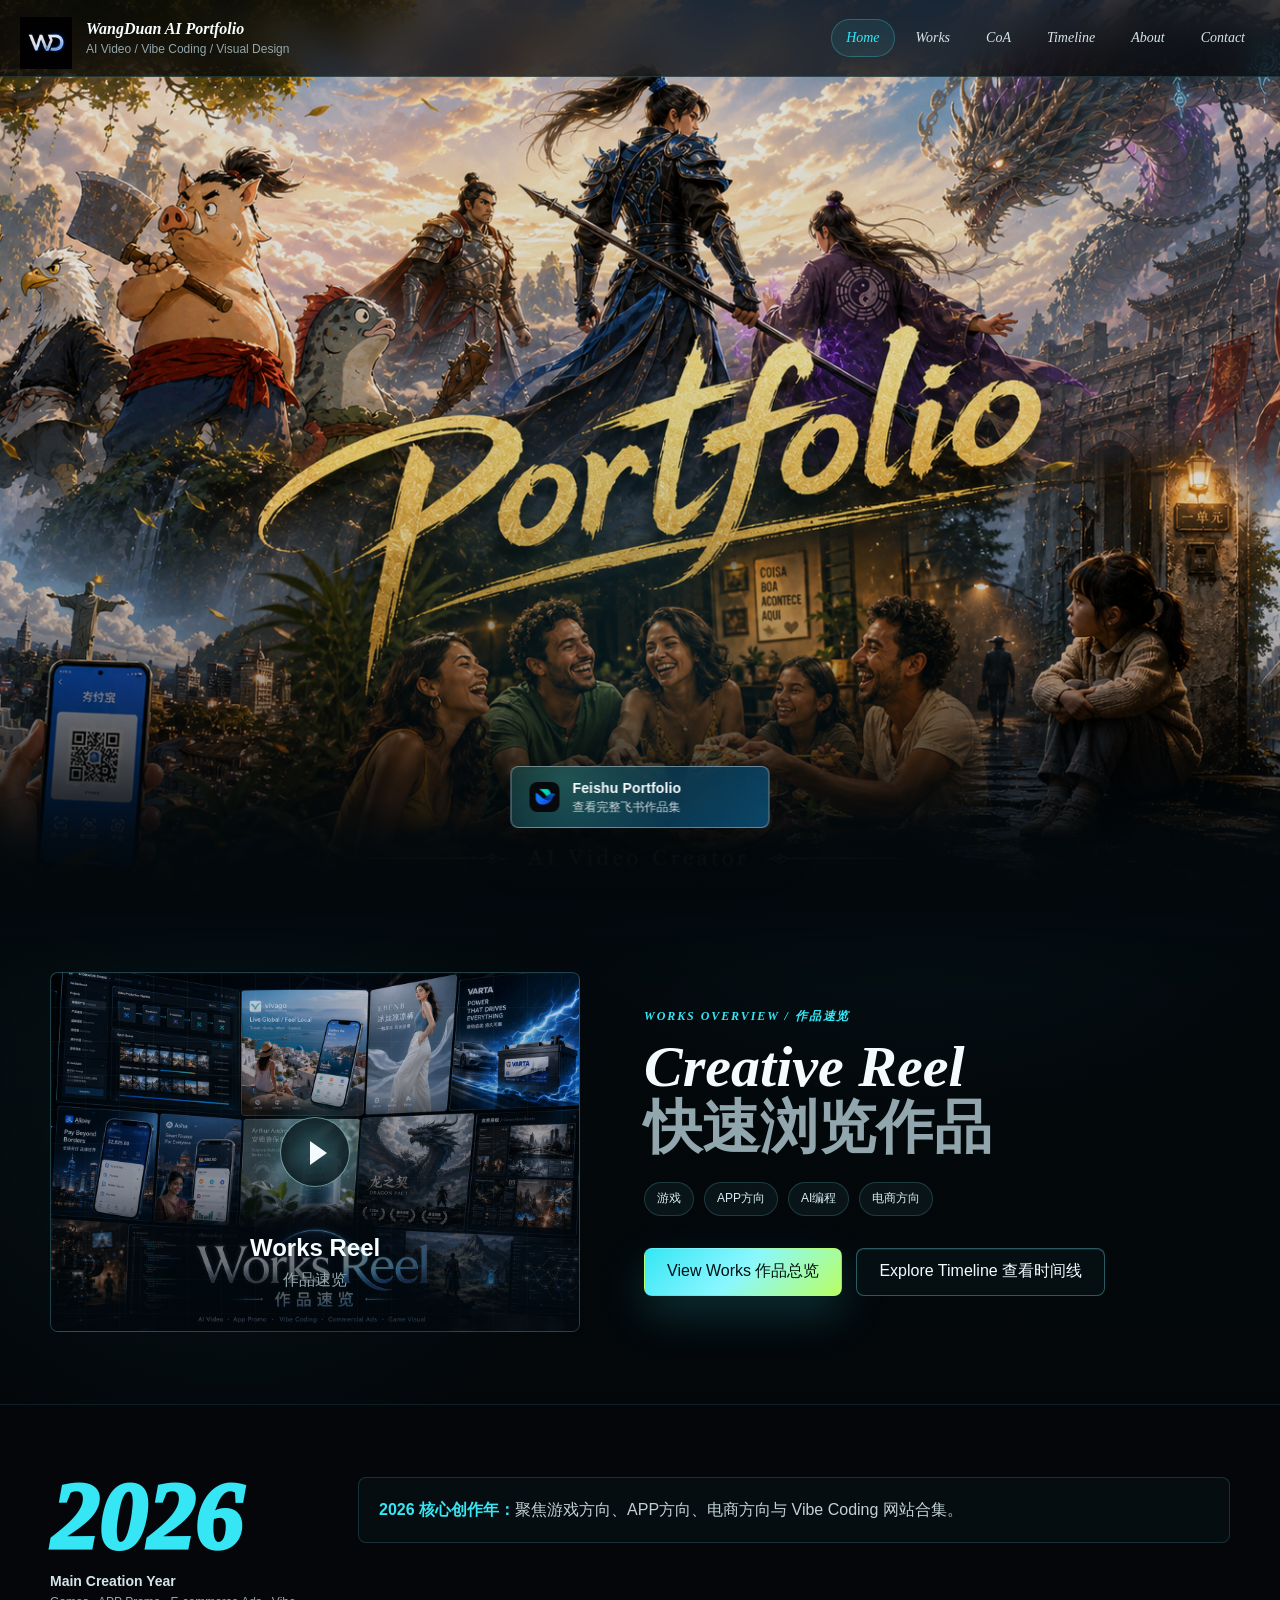
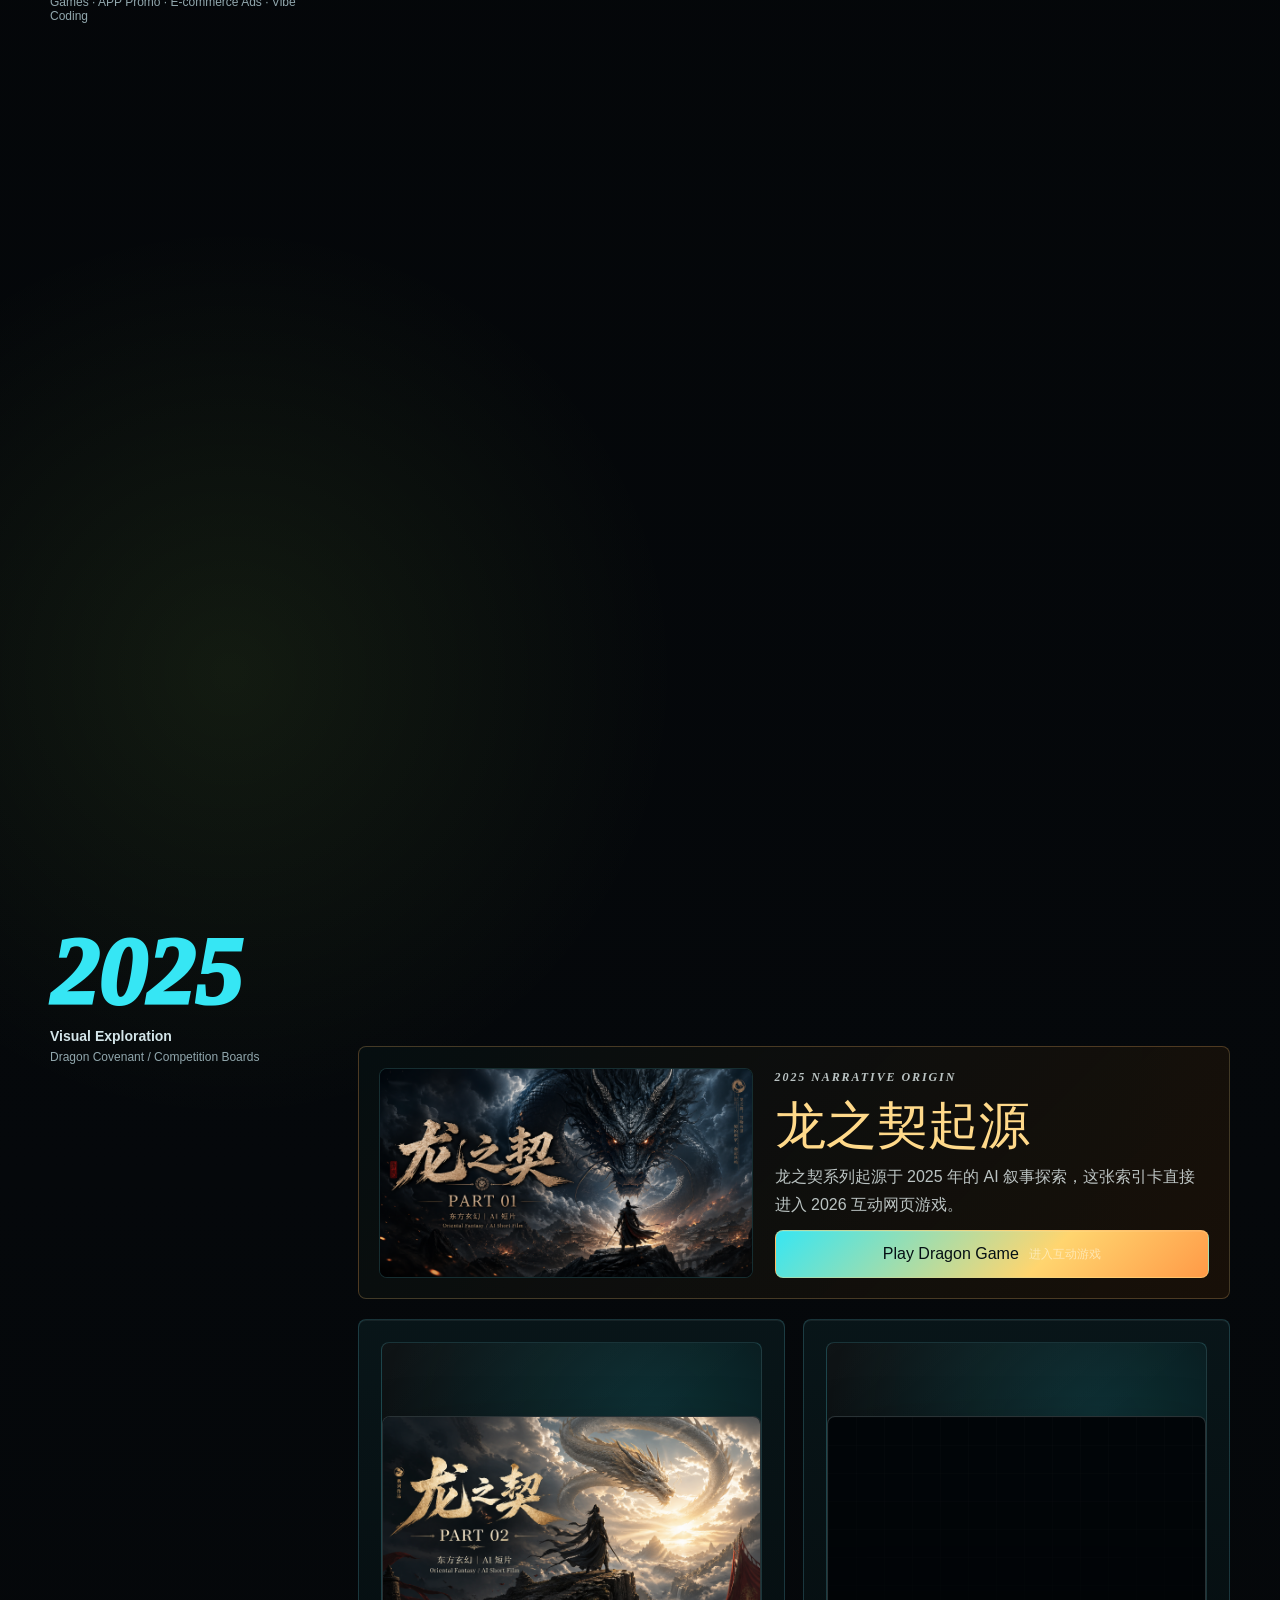
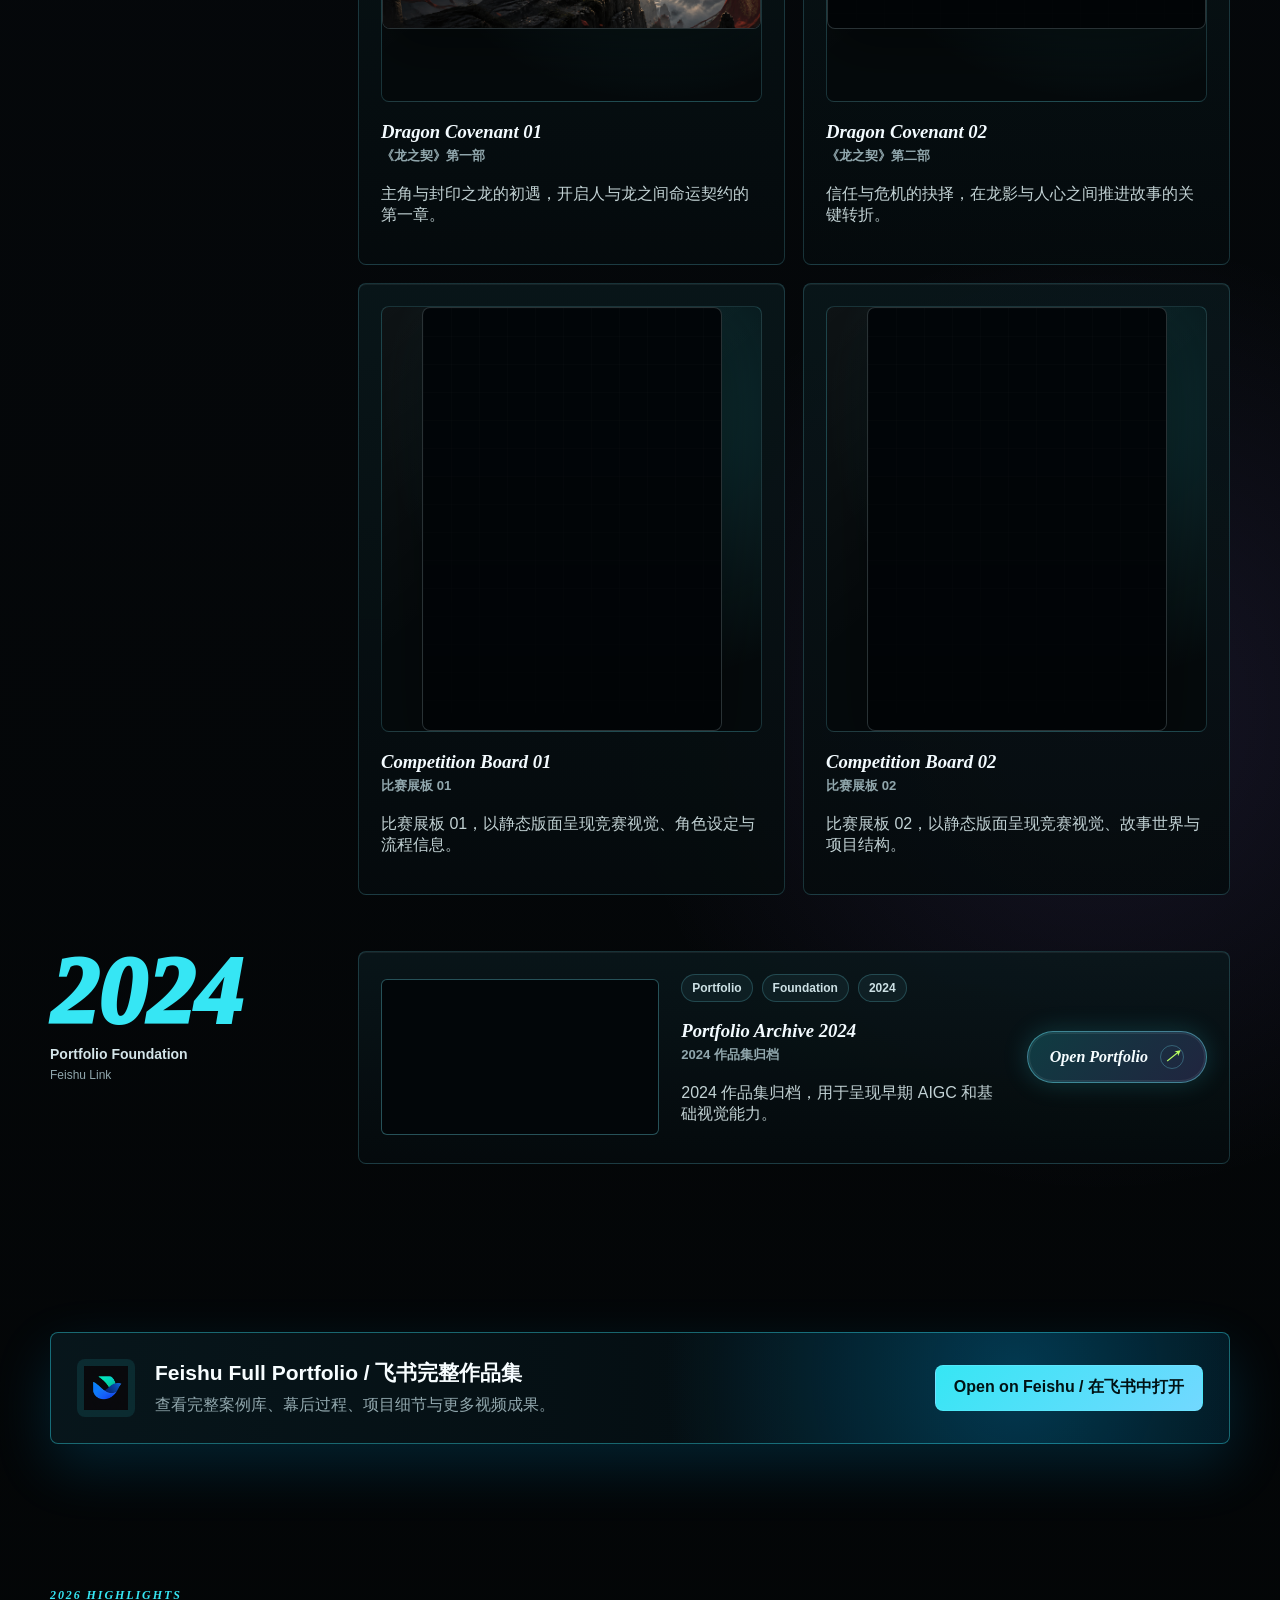
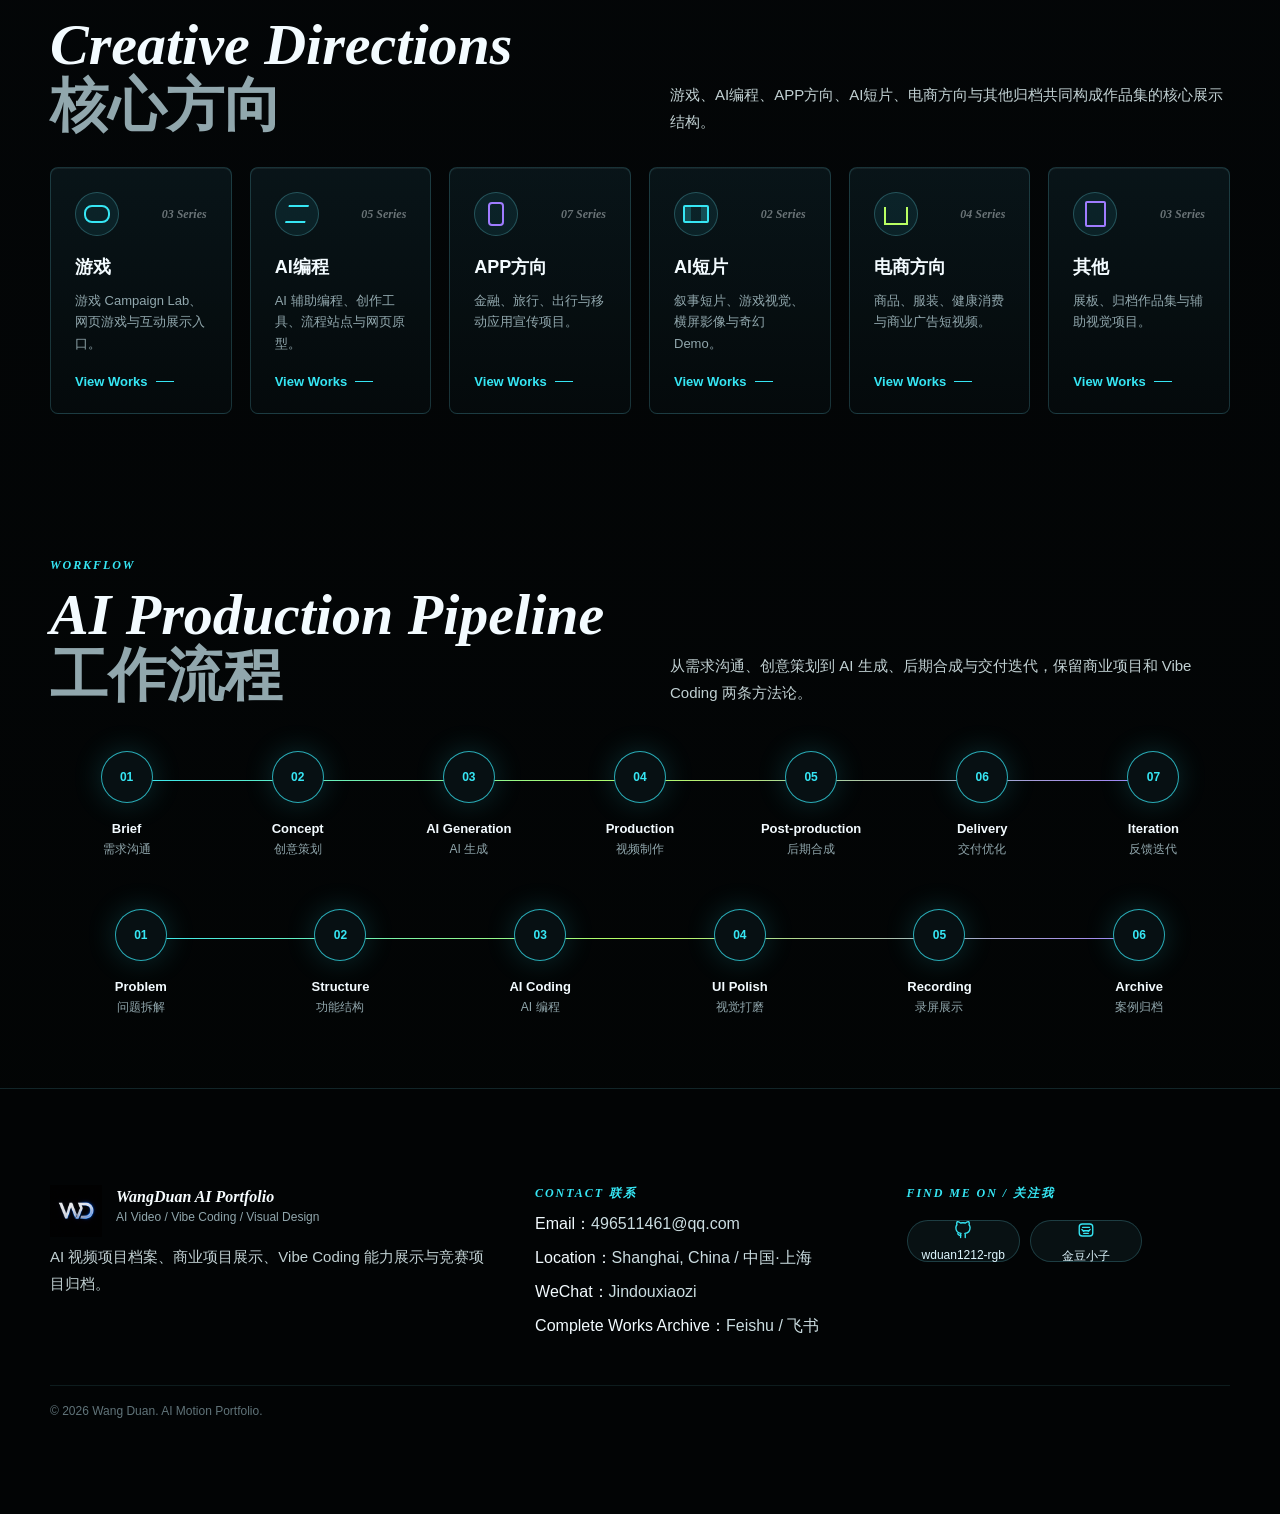
<file: index.html>
<!doctype html>
<html lang="zh-CN">
  <head>
    <meta charset="utf-8">
    <meta name="viewport" content="width=device-width, initial-scale=1">
    <title>WangDuan AI Portfolio</title>
    <meta name="description" content="王端 AI 视频、Vibe Coding 网站与视觉设计个人作品集。">
    <link rel="icon" type="image/png" href="assets/logo/wd-logo.png">
    <link rel="stylesheet" href="assets/css/styles.css?v=20260513-coa">
  </head>
  <body>
    <div class="shell">
      <header class="site-header">
        <nav class="nav" aria-label="Primary navigation">
          <a class="brand" href="index.html" aria-label="WangDuan AI Portfolio home">
            <span class="brand-mark">WD</span>
            <span class="brand-copy">
              <span class="brand-title">WangDuan AI Portfolio</span>
              <span class="brand-subtitle">AI Video / Vibe Coding / Visual Design</span>
            </span>
          </a>
          <button class="nav-toggle" type="button" data-nav-toggle aria-expanded="false" aria-label="Open navigation">
            <span></span><span></span><span></span>
          </button>
          <div class="nav-links" data-nav-links>
            <a href="index.html">Home</a>
            <a href="works.html">Works</a>
            <a href="https://wduan1212-rgb.github.io/CoA/" target="_blank" rel="noopener noreferrer">CoA</a>
            <a href="index.html#timeline">Timeline</a>
            <a href="about.html">About</a>
            <a href="#contact">Contact</a>
          </div>
        </nav>
      </header>

      <main class="page-main v2-main">
        <section class="hero-video-section hero-video-only" id="home">
          <video class="hero-bg-video" data-hero-video poster="assets/hero/portfolio-hero-poster.png" autoplay muted playsinline loop preload="auto"></video>
          <div class="hero-poster-fallback" aria-hidden="true"></div>
          <div class="hero-video-overlay"></div>
          <a class="hero-feishu-button" href="https://tcndqnj035ys.feishu.cn/docx/TIaadDGlfo3OVuxZvAxcnTnXn2g?from=from_copylink" data-feishu-link target="_blank" rel="noopener noreferrer">
            <img src="assets/logo/feishu-icon.png" alt="" width="30" height="30">
            <span>Feishu Portfolio<br><em>查看完整飞书作品集</em></span>
          </a>
        </section>

        <section class="section compact intro-video-section" id="intro">
          <div class="container intro-video-grid">
            <a class="intro-video-card reveal" href="https://tcndqnj035ys.feishu.cn/docx/Q3OHdRKHxo2PO3xXTqXcsEBInuh?from=from_copylink" target="_blank" rel="noopener noreferrer">
              <video class="intro-preview-video" data-lazy-video data-src="assets/covers/motion/quick-preview-cover.mp4" data-poster="assets/covers/horizontal/quick-preview-cover.png" autoplay muted loop playsinline preload="none" aria-hidden="true"></video>
              <span class="play-button" aria-hidden="true"></span>
              <span class="intro-video-copy">
                <strong>Works Reel</strong>
                <em>作品速览</em>
              </span>
            </a>
            <div class="intro-video-text reveal delay-1">
              <p class="section-kicker">Works Overview / 作品速览</p>
              <h2 class="section-title">Creative Reel<br><span>快速浏览作品</span></h2>
              <div class="intro-tag-row">
                <span>游戏</span>
                <span>APP方向</span>
                <span>AI编程</span>
                <span>电商方向</span>
              </div>
              <div class="cta-row">
                <a class="button primary" href="works.html">View Works 作品总览</a>
                <a class="button" href="#timeline">Explore Timeline 查看时间线</a>
              </div>
            </div>
          </div>
        </section>

        <section class="section" id="timeline">
          <div class="container">
            <div class="timeline" data-timeline></div>
          </div>
        </section>

        <section class="section compact feishu-strip-section">
          <div class="container">
            <a class="feishu-strip reveal" href="https://tcndqnj035ys.feishu.cn/docx/TIaadDGlfo3OVuxZvAxcnTnXn2g?from=from_copylink" data-feishu-link target="_blank" rel="noopener noreferrer">
              <span class="feishu-strip-icon">
                <img src="assets/logo/feishu-icon.png" alt="" width="44" height="44">
              </span>
              <span>
                <strong>Feishu Full Portfolio / 飞书完整作品集</strong>
                <em>查看完整案例库、幕后过程、项目细节与更多视频成果。</em>
              </span>
              <span class="feishu-strip-action">Open on Feishu / 在飞书中打开</span>
            </a>
          </div>
        </section>

        <section class="section compact" id="highlights">
          <div class="container">
            <div class="section-heading reveal">
              <div>
                <p class="section-kicker">2026 Highlights</p>
                <h2 class="section-title">Creative Directions<br><span>核心方向</span></h2>
              </div>
              <p class="section-lead">游戏、AI编程、APP方向、AI短片、电商方向与其他归档共同构成作品集的核心展示结构。</p>
            </div>
            <div class="card-grid highlight-grid" data-highlights></div>
          </div>
        </section>

        <section class="section compact" id="workflow">
          <div class="container">
            <div class="section-heading reveal">
              <div>
                <p class="section-kicker">Workflow</p>
                <h2 class="section-title">AI Production Pipeline<br><span>工作流程</span></h2>
              </div>
              <p class="section-lead">从需求沟通、创意策划到 AI 生成、后期合成与交付迭代，保留商业项目和 Vibe Coding 两条方法论。</p>
            </div>
            <div class="workflow-wrap">
              <div class="workflow reveal" data-workflow></div>
              <div class="workflow reveal six" data-vibe-workflow></div>
            </div>
          </div>
        </section>

        <section class="section contact-band" id="contact">
          <div class="container">
            <div class="contact-grid">
              <div class="reveal">
                <a class="brand" href="index.html">
                  <span class="brand-mark">WD</span>
                  <span class="brand-copy">
                    <span class="brand-title">WangDuan AI Portfolio</span>
                    <span class="brand-subtitle">AI Video / Vibe Coding / Visual Design</span>
                  </span>
                </a>
                <p class="section-lead">AI 视频项目档案、商业项目展示、Vibe Coding 能力展示与竞赛项目归档。</p>
              </div>
              <div class="reveal delay-1">
                <p class="section-kicker">Contact 联系</p>
                <ul class="contact-list">
                  <li>Email：<a href="mailto:496511461@qq.com" data-site-email>496511461@qq.com</a></li>
                  <li>Location：<span data-site-location>Shanghai, China / 中国·上海</span></li>
                  <li>WeChat：<span data-site-wechat>Jindouxiaozi</span></li>
                  <li>Complete Works Archive：<a href="https://tcndqnj035ys.feishu.cn/docx/TIaadDGlfo3OVuxZvAxcnTnXn2g?from=from_copylink" data-feishu-link target="_blank" rel="noopener noreferrer">Feishu / 飞书</a></li>
                </ul>
              </div>
              <div class="reveal delay-2">
                <p class="section-kicker">Find me on / 关注我</p>
                <div class="social-row" data-socials></div>
              </div>
            </div>
            <div class="footer-note">© 2026 Wang Duan. AI Motion Portfolio.</div>
          </div>
        </section>
      </main>
    </div>

    <div class="modal" data-video-modal aria-hidden="true" role="dialog" aria-modal="true" aria-labelledby="video-modal-title">
      <div class="modal-backdrop"></div>
      <div class="modal-panel">
        <div class="modal-head">
          <h2 class="modal-title" id="video-modal-title" data-modal-title>Media Preview</h2>
          <button class="modal-close" type="button" data-modal-close aria-label="Close modal">×</button>
        </div>
        <div class="modal-body" data-modal-body></div>
      </div>
    </div>

    <script src="assets/js/data.js?v=20260513-coa"></script>
    <script src="assets/js/main.js?v=20260513-coa"></script>
  </body>
</html>
</file>
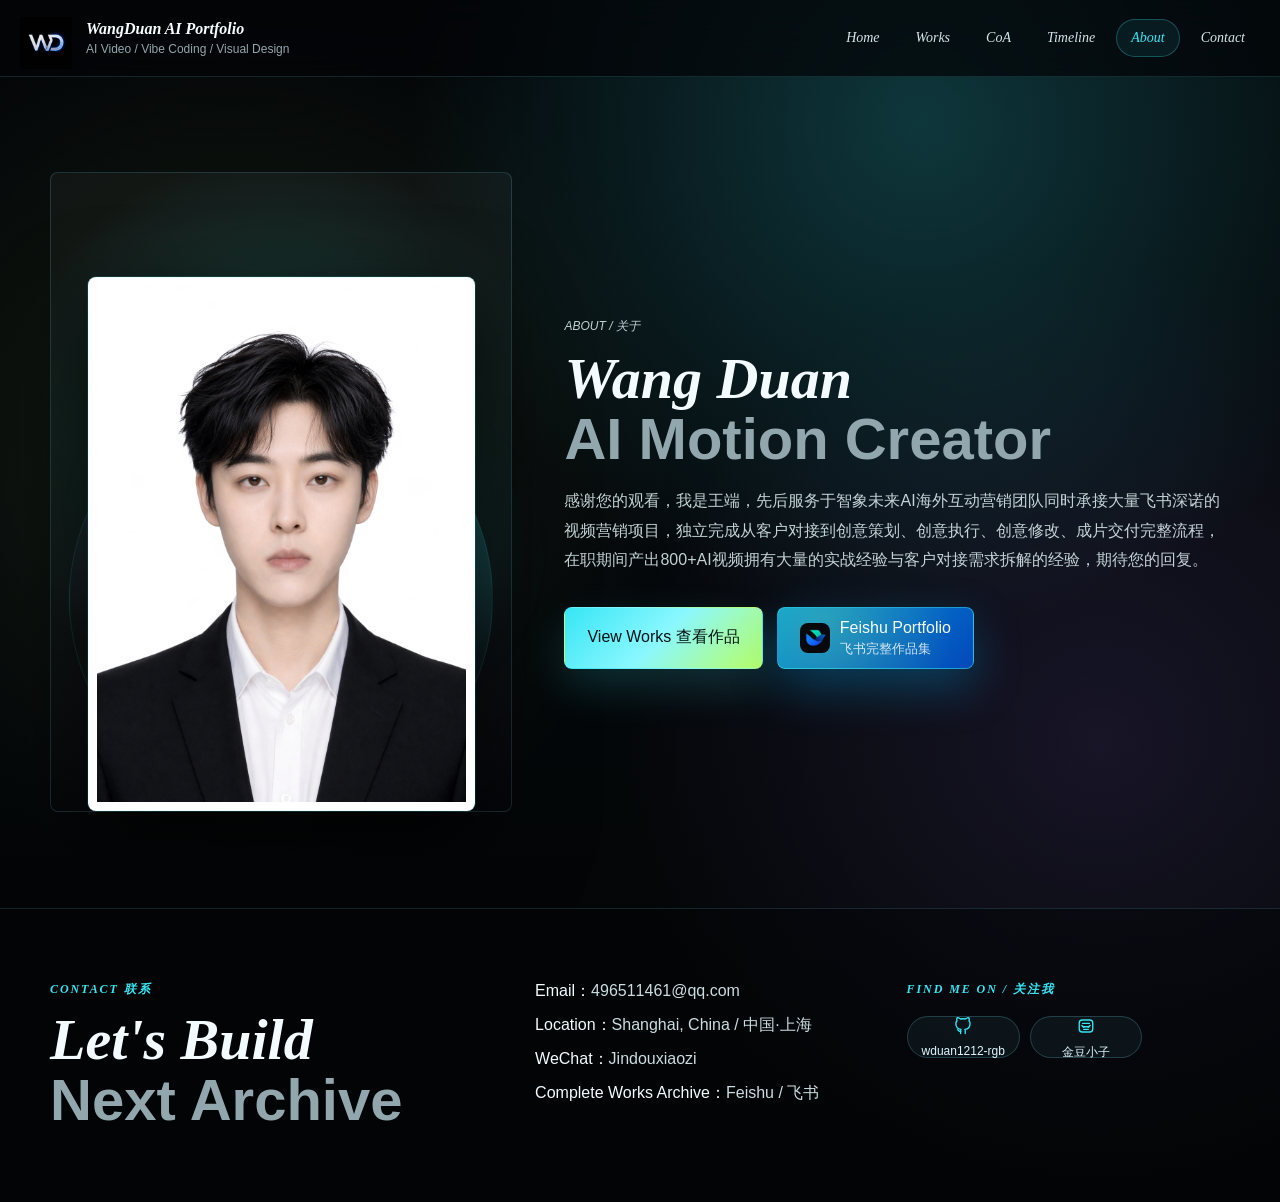
<file: about.html>
<!doctype html>
<html lang="zh-CN">
  <head>
    <meta charset="utf-8">
    <meta name="viewport" content="width=device-width, initial-scale=1">
    <title>About | WangDuan AI Portfolio</title>
    <meta name="description" content="王端 AI 视频、Vibe Coding 与视觉设计方向介绍。">
    <link rel="icon" type="image/png" href="assets/logo/wd-logo.png">
    <link rel="stylesheet" href="assets/css/styles.css?v=20260513-coa">
  </head>
  <body>
    <div class="shell">
      <header class="site-header">
        <nav class="nav" aria-label="Primary navigation">
          <a class="brand" href="index.html" aria-label="WangDuan AI Portfolio home">
            <span class="brand-mark">WD</span>
            <span class="brand-copy">
              <span class="brand-title">WangDuan AI Portfolio</span>
              <span class="brand-subtitle">AI Video / Vibe Coding / Visual Design</span>
            </span>
          </a>
          <button class="nav-toggle" type="button" data-nav-toggle aria-expanded="false" aria-label="Open navigation">
            <span></span><span></span><span></span>
          </button>
          <div class="nav-links" data-nav-links>
            <a href="index.html">Home</a>
            <a href="works.html">Works</a>
            <a href="https://wduan1212-rgb.github.io/CoA/" target="_blank" rel="noopener noreferrer">CoA</a>
            <a href="index.html#timeline">Timeline</a>
            <a href="about.html">About</a>
            <a href="index.html#contact">Contact</a>
          </div>
        </nav>
      </header>

      <main class="page-main">
        <section class="section">
          <div class="container about-grid">
            <div class="about-portrait reveal">
              <div class="portrait-orbit" aria-hidden="true"></div>
              <img class="portrait-image" src="assets/profile/profile-id-source.jpg" alt="Wang Duan portrait" width="1060" height="1484">
            </div>
            <div class="about-copy reveal delay-1">
              <p class="section-kicker">About / 关于</p>
              <h1 class="section-title">Wang Duan<br><span>AI Motion Creator</span></h1>
              <p>
                感谢您的观看，我是王端，先后服务于智象未来AI海外互动营销团队同时承接大量飞书深诺的视频营销项目，独立完成从客户对接到创意策划、创意执行、创意修改、成片交付完整流程，在职期间产出800+AI视频拥有大量的实战经验与客户对接需求拆解的经验，期待您的回复。
              </p>
              <div class="cta-row">
                <a class="button primary" href="works.html">View Works 查看作品</a>
                <a class="button feishu-button" href="https://tcndqnj035ys.feishu.cn/docx/TIaadDGlfo3OVuxZvAxcnTnXn2g?from=from_copylink" data-feishu-link target="_blank" rel="noopener noreferrer">
                  <img src="assets/logo/feishu-icon.png" alt="" width="24" height="24">
                  <span>Feishu Portfolio<br><em>飞书完整作品集</em></span>
                </a>
              </div>
            </div>
          </div>
        </section>

        <section class="section compact contact-band">
          <div class="container contact-grid">
            <div class="reveal">
              <p class="section-kicker">Contact 联系</p>
              <h2 class="section-title">Let's Build<br><span>Next Archive</span></h2>
            </div>
            <div class="reveal delay-1">
              <ul class="contact-list">
                <li>Email：<a href="mailto:496511461@qq.com" data-site-email>496511461@qq.com</a></li>
                <li>Location：<span data-site-location>Shanghai, China / 中国·上海</span></li>
                <li>WeChat：<span data-site-wechat>Jindouxiaozi</span></li>
                <li>Complete Works Archive：<a href="https://tcndqnj035ys.feishu.cn/docx/TIaadDGlfo3OVuxZvAxcnTnXn2g?from=from_copylink" data-feishu-link target="_blank" rel="noopener noreferrer">Feishu / 飞书</a></li>
              </ul>
            </div>
            <div class="reveal delay-2">
              <p class="section-kicker">Find me on / 关注我</p>
              <div class="social-row" data-socials></div>
            </div>
          </div>
        </section>
      </main>
    </div>

    <div class="modal" data-video-modal aria-hidden="true" role="dialog" aria-modal="true" aria-labelledby="video-modal-title">
      <div class="modal-backdrop"></div>
      <div class="modal-panel">
        <div class="modal-head">
          <h2 class="modal-title" id="video-modal-title" data-modal-title>Media Preview</h2>
          <button class="modal-close" type="button" data-modal-close aria-label="Close modal">×</button>
        </div>
        <div class="modal-body" data-modal-body></div>
      </div>
    </div>

    <script src="assets/js/data.js?v=20260513-coa"></script>
    <script src="assets/js/main.js?v=20260513-coa"></script>
  </body>
</html>
</file>
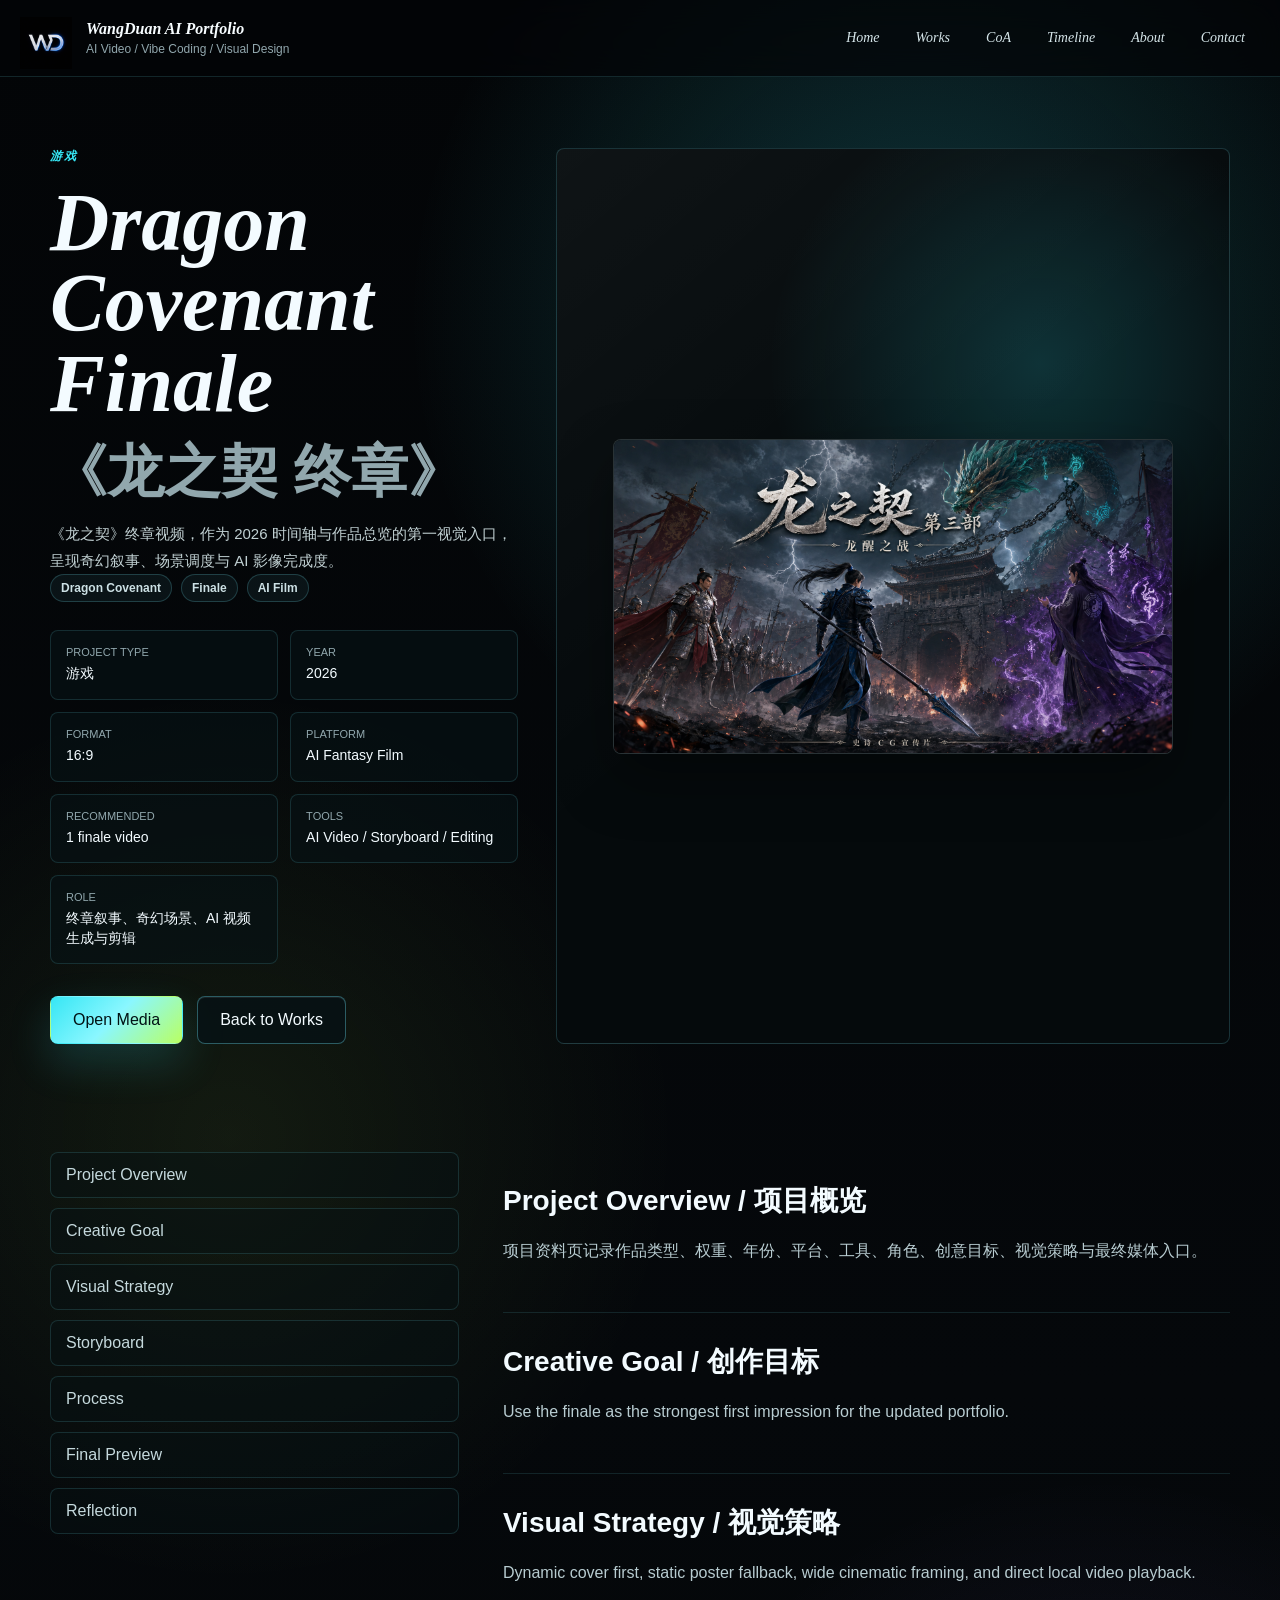
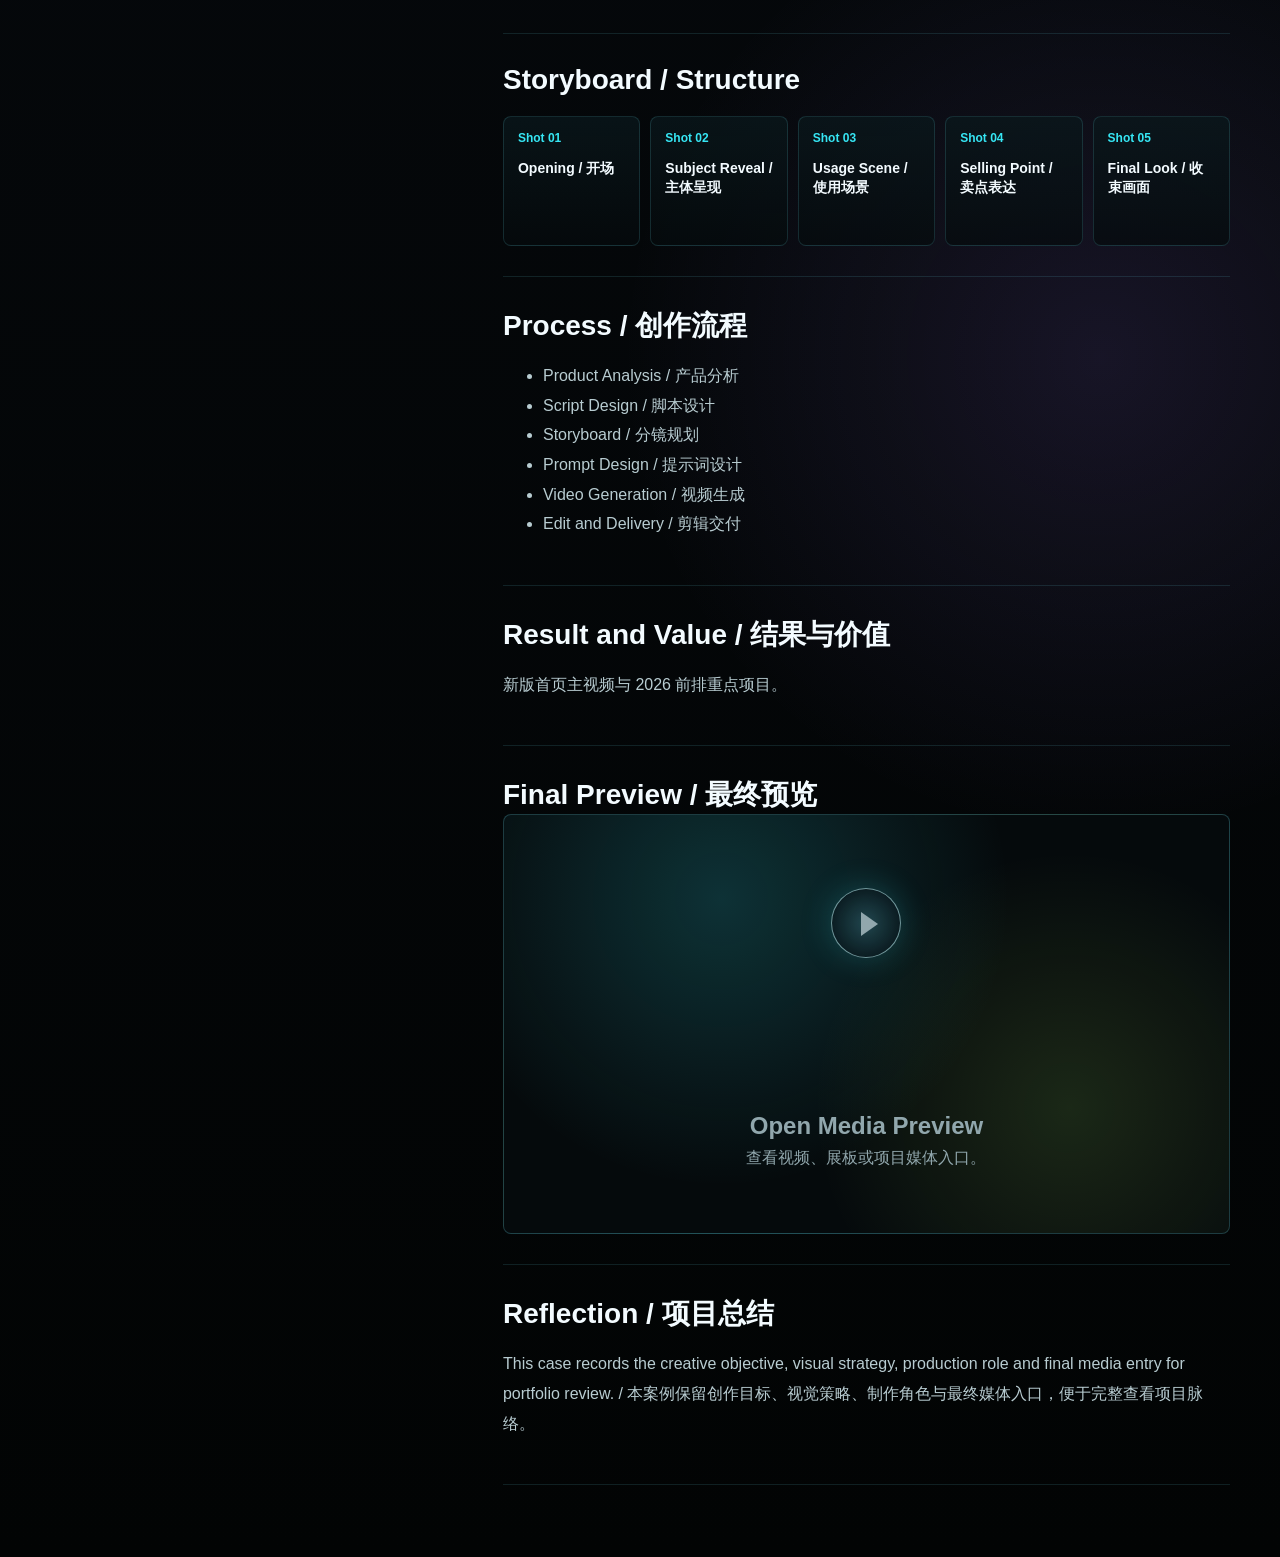
<file: case-study.html>
<!doctype html>
<html lang="zh-CN">
  <head>
    <meta charset="utf-8">
    <meta name="viewport" content="width=device-width, initial-scale=1">
    <title>Case Study | WangDuan AI Portfolio</title>
    <meta name="description" content="王端个人作品集项目详情页。">
    <link rel="icon" type="image/png" href="assets/logo/wd-logo.png">
    <link rel="stylesheet" href="assets/css/styles.css?v=20260513-coa">
  </head>
  <body>
    <div class="shell" data-case-page>
      <header class="site-header">
        <nav class="nav" aria-label="Primary navigation">
          <a class="brand" href="index.html" aria-label="WangDuan AI Portfolio home">
            <span class="brand-mark">WD</span>
            <span class="brand-copy">
              <span class="brand-title">WangDuan AI Portfolio</span>
              <span class="brand-subtitle">AI Video / Vibe Coding / Visual Design</span>
            </span>
          </a>
          <button class="nav-toggle" type="button" data-nav-toggle aria-expanded="false" aria-label="Open navigation">
            <span></span><span></span><span></span>
          </button>
          <div class="nav-links" data-nav-links>
            <a href="index.html">Home</a>
            <a href="works.html">Works</a>
            <a href="https://wduan1212-rgb.github.io/CoA/" target="_blank" rel="noopener noreferrer">CoA</a>
            <a href="index.html#timeline">Timeline</a>
            <a href="about.html">About</a>
            <a href="index.html#contact">Contact</a>
          </div>
        </nav>
      </header>

      <main class="page-main">
        <section class="case-hero">
          <div class="container case-hero-grid">
            <div class="reveal">
              <p class="section-kicker" data-case-category>Project Category</p>
              <h1 class="case-title" data-case-title>Project Title</h1>
              <p class="section-lead" data-case-summary></p>
              <div class="meta-row" data-case-tags></div>
              <div class="case-meta-grid" data-case-meta></div>
              <div class="cta-row">
                <button class="button primary" type="button" data-case-preview-button data-open-video="">Open Media</button>
                <a class="button" href="works.html">Back to Works</a>
              </div>
            </div>
            <div class="preview-shell reveal delay-1" data-case-visual></div>
          </div>
        </section>

        <section class="section compact">
          <div class="container case-layout">
            <aside class="case-index reveal">
              <a href="#overview">Project Overview</a>
              <a href="#goal">Creative Goal</a>
              <a href="#strategy">Visual Strategy</a>
              <a href="#storyboard">Storyboard</a>
              <a href="#process">Process</a>
              <a href="#preview">Final Preview</a>
              <a href="#reflection">Reflection</a>
            </aside>

            <div>
              <section class="case-section reveal" id="overview">
                <h2>Project Overview / 项目概览</h2>
                <p>项目资料页记录作品类型、权重、年份、平台、工具、角色、创意目标、视觉策略与最终媒体入口。</p>
              </section>

              <section class="case-section reveal" id="goal">
                <h2>Creative Goal / 创作目标</h2>
                <p data-creative-goal></p>
              </section>

              <section class="case-section reveal" id="strategy">
                <h2>Visual Strategy / 视觉策略</h2>
                <p data-visual-strategy></p>
              </section>

              <section class="case-section reveal" id="storyboard">
                <h2>Storyboard / Structure</h2>
                <div class="shot-list">
                  <div class="shot-item"><span>Shot 01</span><strong>Opening / 开场</strong></div>
                  <div class="shot-item"><span>Shot 02</span><strong>Subject Reveal / 主体呈现</strong></div>
                  <div class="shot-item"><span>Shot 03</span><strong>Usage Scene / 使用场景</strong></div>
                  <div class="shot-item"><span>Shot 04</span><strong>Selling Point / 卖点表达</strong></div>
                  <div class="shot-item"><span>Shot 05</span><strong>Final Look / 收束画面</strong></div>
                </div>
              </section>

              <section class="case-section reveal" id="process">
                <h2>Process / 创作流程</h2>
                <ul>
                  <li>Product Analysis / 产品分析</li>
                  <li>Script Design / 脚本设计</li>
                  <li>Storyboard / 分镜规划</li>
                  <li>Prompt Design / 提示词设计</li>
                  <li>Video Generation / 视频生成</li>
                  <li>Edit and Delivery / 剪辑交付</li>
                </ul>
              </section>

              <section class="case-section reveal" id="value">
                <h2>Result and Value / 结果与价值</h2>
                <p data-case-value></p>
              </section>

              <section class="case-section reveal" id="preview">
                <h2>Final Preview / 最终预览</h2>
                <button class="video-placeholder-large" type="button" data-case-preview-button data-open-video="">
                  <span class="play-button" aria-hidden="true"></span>
                  <span class="placeholder-copy">
                    <strong>Open Media Preview</strong>
                    <span>查看视频、展板或项目媒体入口。</span>
                  </span>
                </button>
              </section>

              <section class="case-section reveal" id="reflection">
                <h2>Reflection / 项目总结</h2>
                <p data-reflection></p>
              </section>
            </div>
          </div>
        </section>
      </main>
    </div>

    <div class="modal" data-video-modal aria-hidden="true" role="dialog" aria-modal="true" aria-labelledby="video-modal-title">
      <div class="modal-backdrop"></div>
      <div class="modal-panel">
        <div class="modal-head">
          <h2 class="modal-title" id="video-modal-title" data-modal-title>Media Preview</h2>
          <button class="modal-close" type="button" data-modal-close aria-label="Close modal">×</button>
        </div>
        <div class="modal-body" data-modal-body></div>
      </div>
    </div>

    <script src="assets/js/data.js?v=20260513-coa"></script>
    <script src="assets/js/main.js?v=20260513-coa"></script>
  </body>
</html>
</file>
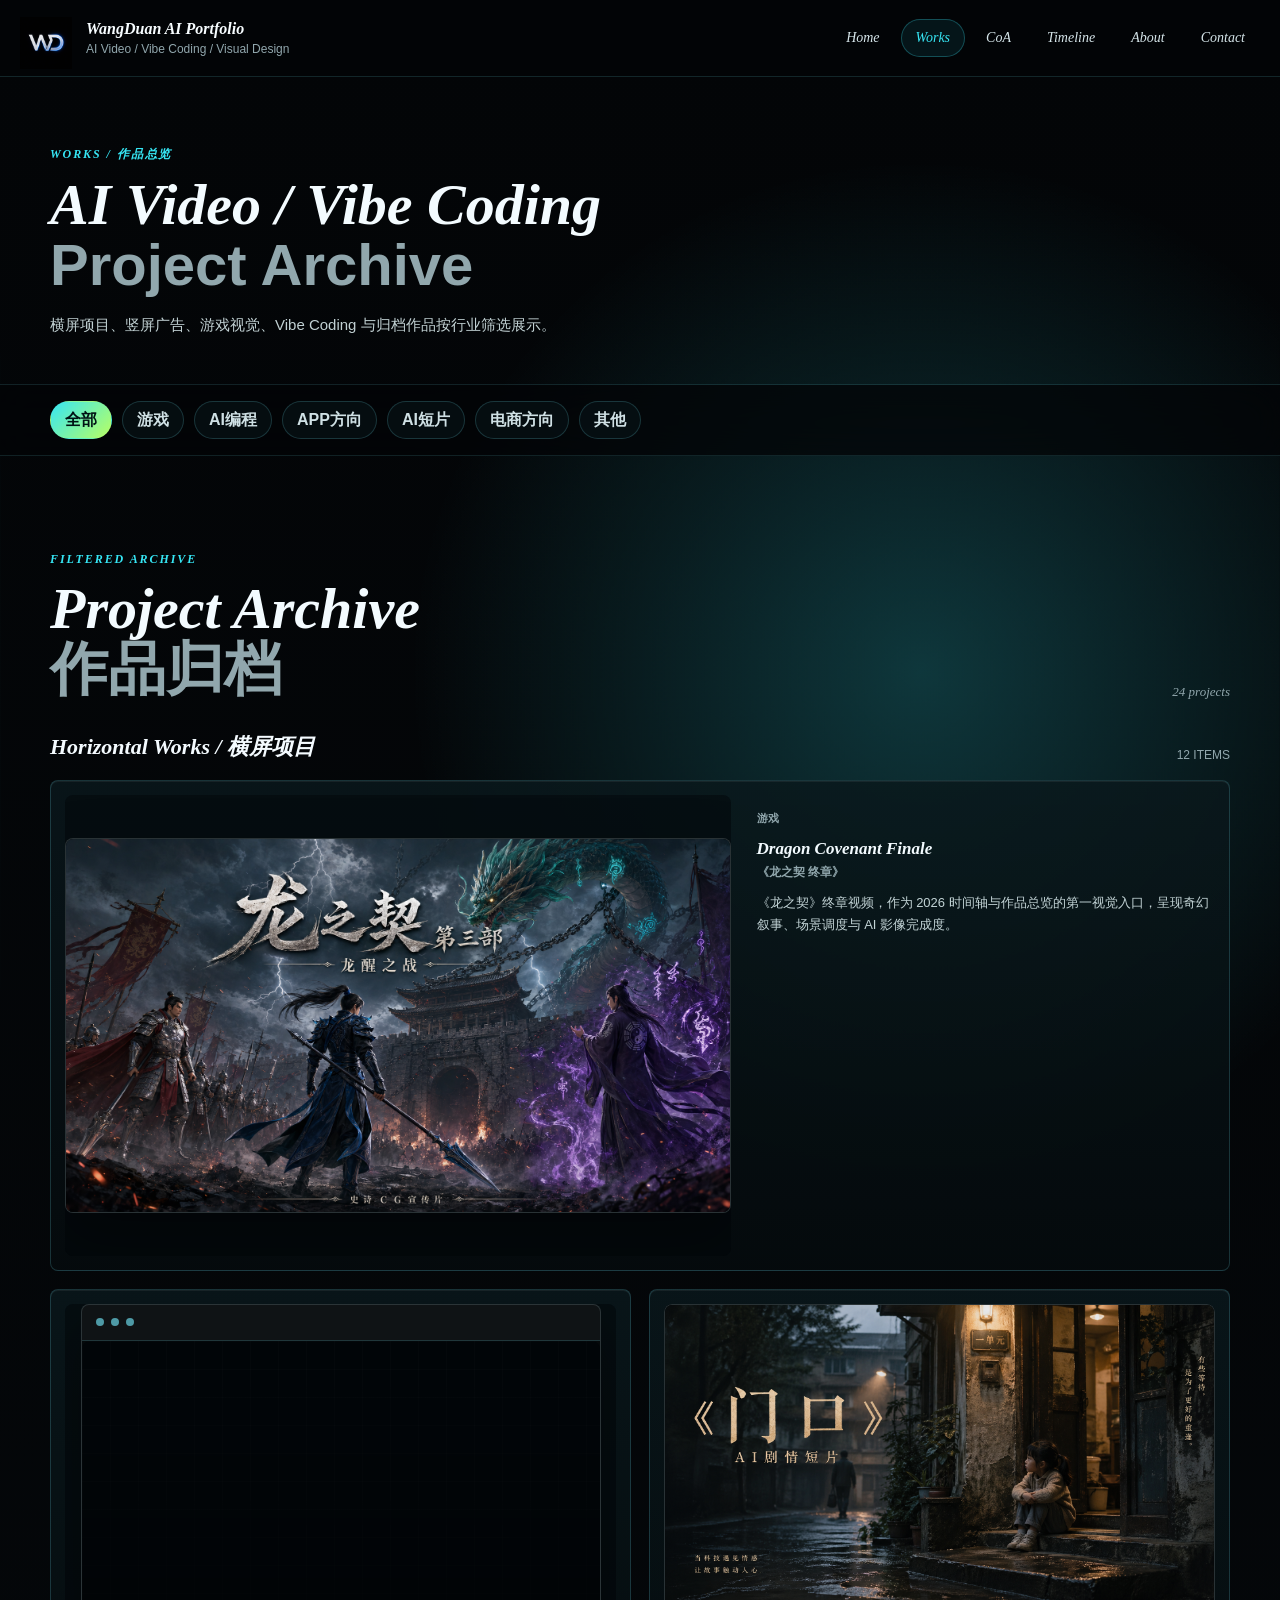
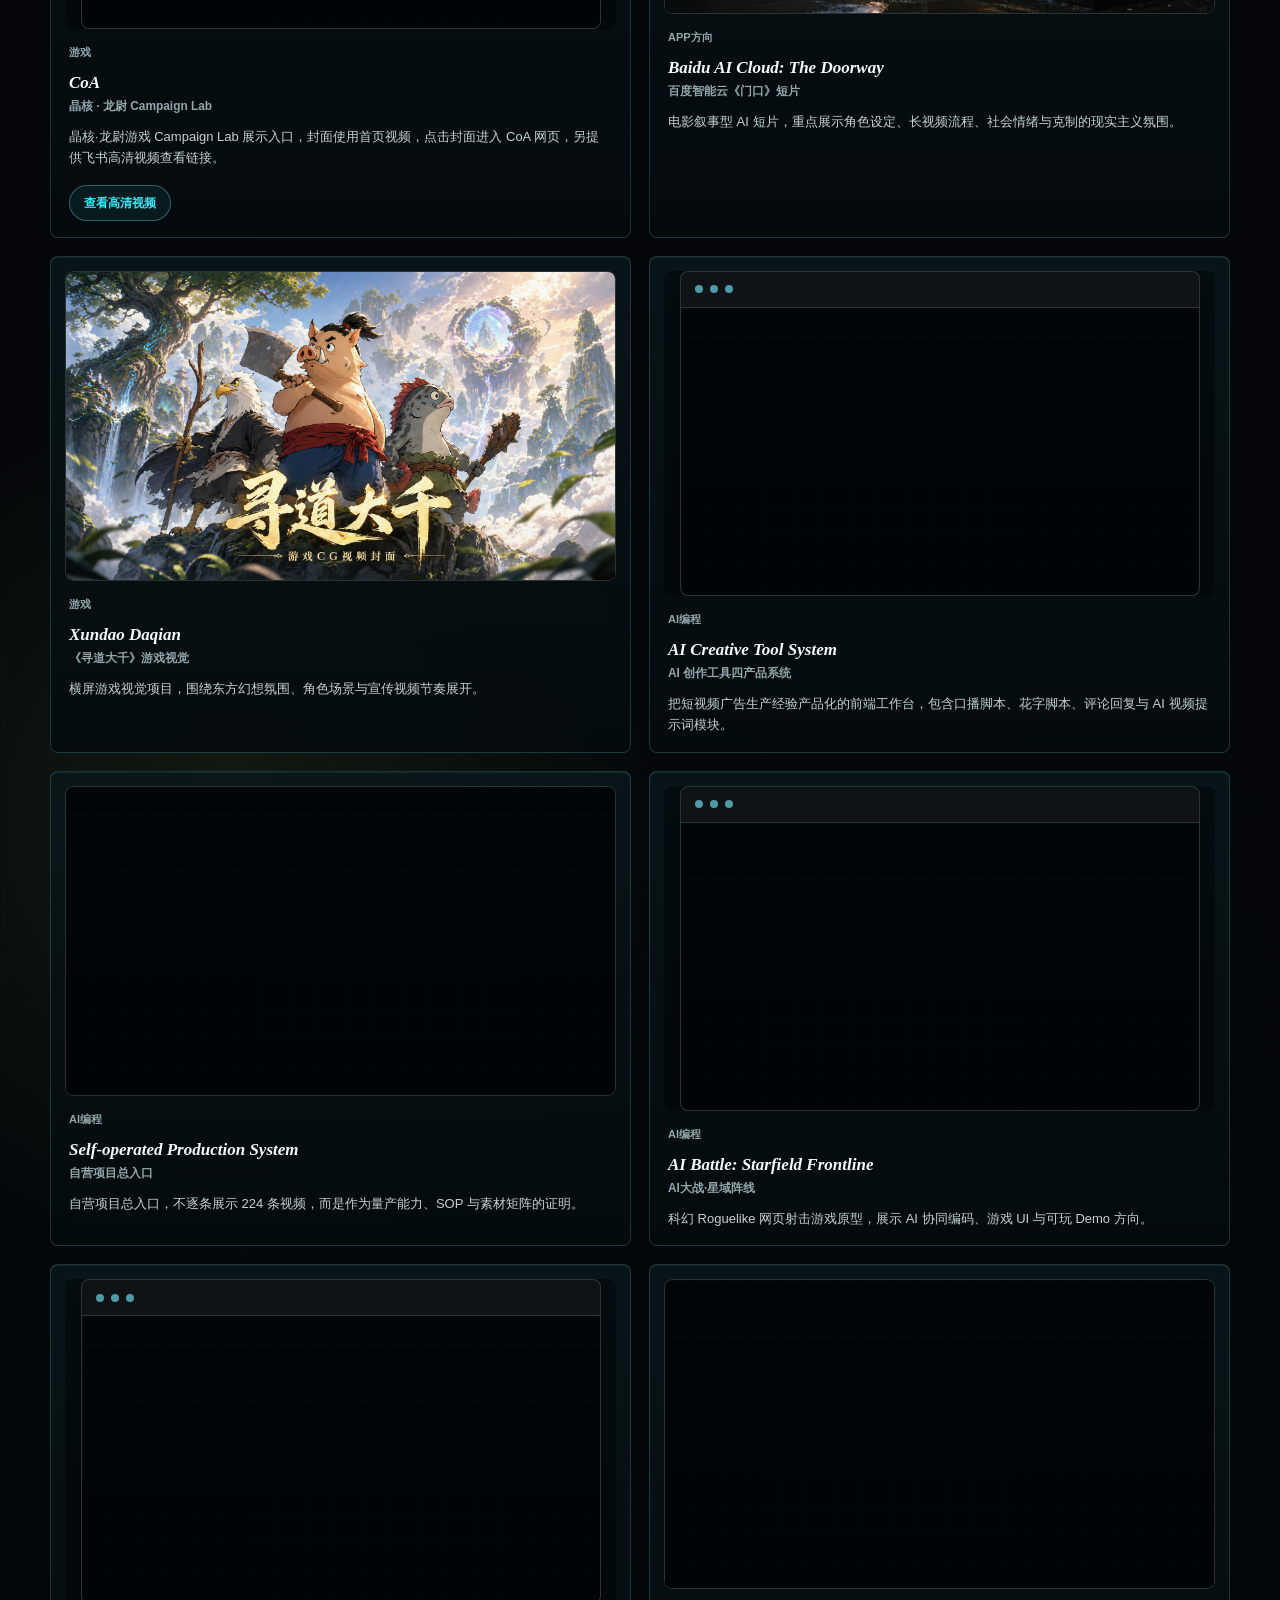
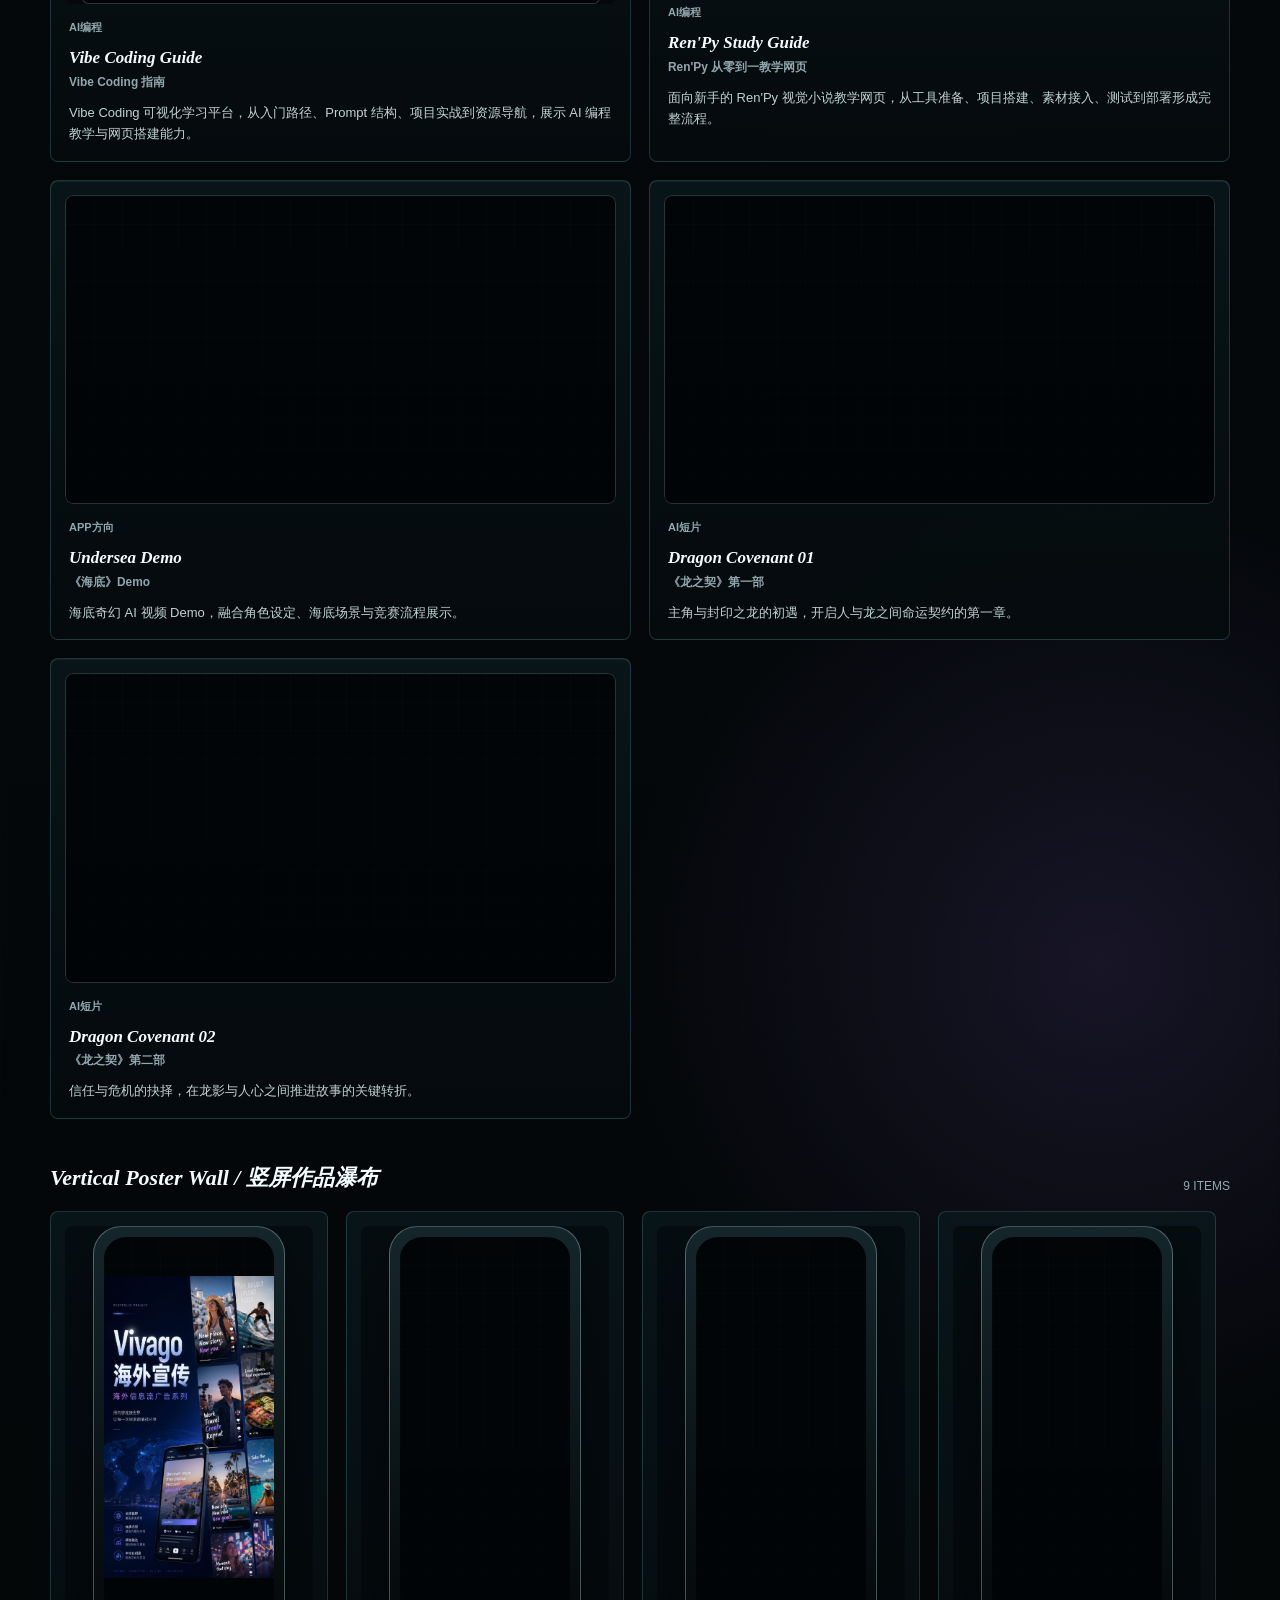
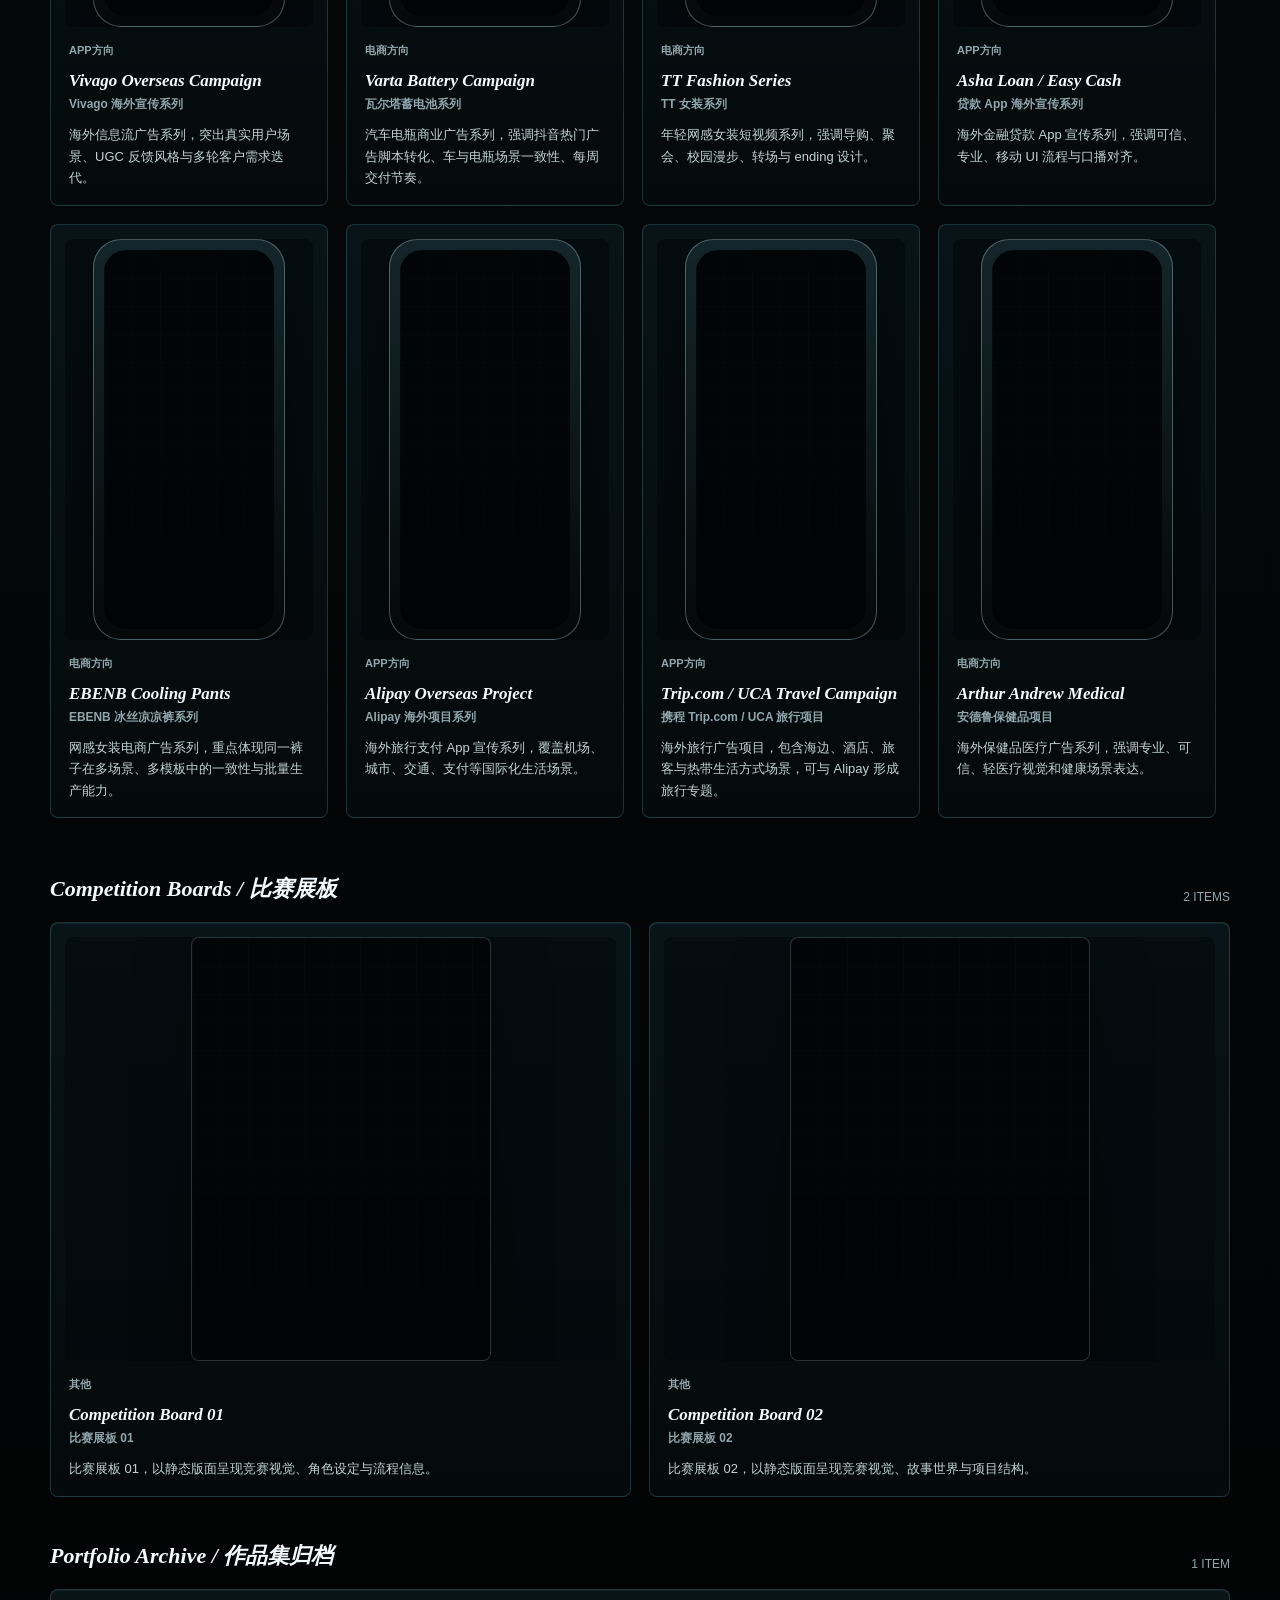
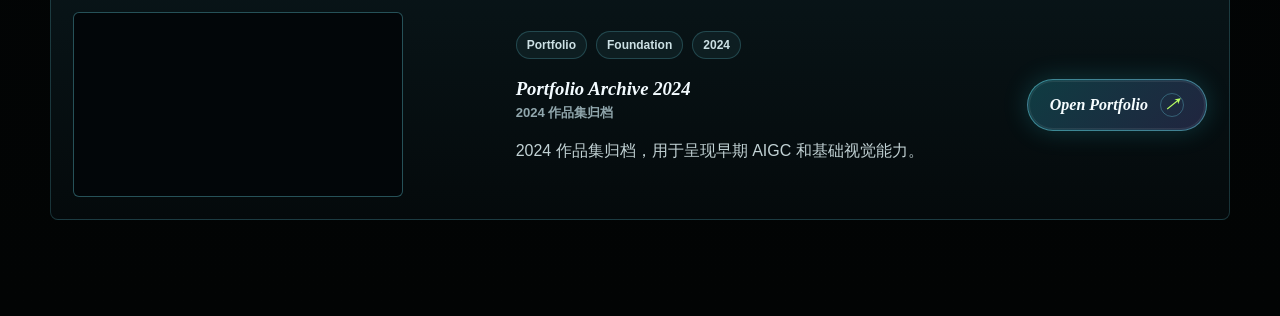
<file: works.html>
<!doctype html>
<html lang="zh-CN">
  <head>
    <meta charset="utf-8">
    <meta name="viewport" content="width=device-width, initial-scale=1">
    <title>Works | WangDuan AI Portfolio</title>
    <meta name="description" content="按行业分类查看王端 AI 视频、Vibe Coding 网站、展板与 PDF 归档。">
    <link rel="icon" type="image/png" href="assets/logo/wd-logo.png">
    <link rel="stylesheet" href="assets/css/styles.css?v=20260513-coa">
  </head>
  <body>
    <div class="shell">
      <header class="site-header">
        <nav class="nav" aria-label="Primary navigation">
          <a class="brand" href="index.html" aria-label="WangDuan AI Portfolio home">
            <span class="brand-mark">WD</span>
            <span class="brand-copy">
              <span class="brand-title">WangDuan AI Portfolio</span>
              <span class="brand-subtitle">AI Video / Vibe Coding / Visual Design</span>
            </span>
          </a>
          <button class="nav-toggle" type="button" data-nav-toggle aria-expanded="false" aria-label="Open navigation">
            <span></span><span></span><span></span>
          </button>
          <div class="nav-links" data-nav-links>
            <a href="index.html">Home</a>
            <a href="works.html">Works</a>
            <a href="https://wduan1212-rgb.github.io/CoA/" target="_blank" rel="noopener noreferrer">CoA</a>
            <a href="index.html#timeline">Timeline</a>
            <a href="about.html">About</a>
            <a href="index.html#contact">Contact</a>
          </div>
        </nav>
      </header>

      <main class="page-main">
        <section class="page-title-block">
          <div class="container">
            <p class="section-kicker reveal">Works / 作品总览</p>
            <h1 class="section-title reveal delay-1">AI Video / Vibe Coding<br><span>Project Archive</span></h1>
            <p class="section-lead reveal delay-2">
              横屏项目、竖屏广告、游戏视觉、Vibe Coding 与归档作品按行业筛选展示。
            </p>
          </div>
        </section>

        <div class="filter-bar">
          <div class="container">
            <div class="filter-row" data-filters aria-label="Work filters"></div>
          </div>
        </div>

        <section class="section">
          <div class="container">
            <div class="section-heading reveal">
              <div>
                <p class="section-kicker">Filtered Archive</p>
                <h2 class="section-title">Project Archive<br><span>作品归档</span></h2>
              </div>
              <span class="works-count" data-works-count></span>
            </div>
            <div class="work-grid" data-works-grid></div>
          </div>
        </section>
      </main>
    </div>

    <div class="modal" data-video-modal aria-hidden="true" role="dialog" aria-modal="true" aria-labelledby="video-modal-title">
      <div class="modal-backdrop"></div>
      <div class="modal-panel">
        <div class="modal-head">
          <h2 class="modal-title" id="video-modal-title" data-modal-title>Media Preview</h2>
          <button class="modal-close" type="button" data-modal-close aria-label="Close modal">×</button>
        </div>
        <div class="modal-body" data-modal-body></div>
      </div>
    </div>

    <script src="assets/js/data.js?v=20260513-coa"></script>
    <script src="assets/js/main.js?v=20260513-coa"></script>
  </body>
</html>
</file>
<file: assets/css/styles.css>
:root {
  --bg: #030507;
  --bg-soft: #071013;
  --panel: rgba(8, 18, 21, 0.78);
  --panel-strong: rgba(10, 23, 28, 0.94);
  --line: rgba(116, 238, 255, 0.18);
  --line-strong: rgba(116, 238, 255, 0.42);
  --text: #f3fbff;
  --muted: #91a7ad;
  --muted-2: #61747a;
  --cyan: #36e6f4;
  --lime: #b9ff62;
  --violet: #9f7cff;
  --rose: #ff6fb1;
  --amber: #ffd166;
  --shadow: 0 24px 70px rgba(0, 0, 0, 0.42);
  --radius: 8px;
  --max: 1180px;
  --ease: cubic-bezier(0.22, 1, 0.36, 1);
  --font-en-display: Georgia, "Times New Roman", serif;
  --font-en-serif: var(--font-en-display);
  --font-cn-title: "阿里妈妈数黑体", "Source Han Sans SC", "HarmonyOS Sans SC", "PingFang SC", "Microsoft YaHei", sans-serif;
  --font-cn-calligraphy: "禹卫书法云墨简体", "STKaiti", "KaiTi", serif;
  --font-cn-body: "方正兰亭超细黑简体", "FZLanTingHeiS-UL-GB", "PingFang SC", "Microsoft YaHei", "Noto Sans SC", "Hiragino Sans GB", sans-serif;
}

* {
  box-sizing: border-box;
}

html {
  scroll-behavior: smooth;
  background: var(--bg);
}

body {
  margin: 0;
  min-height: 100vh;
  color: var(--text);
  font-family: var(--font-cn-body);
  background:
    radial-gradient(circle at 72% 10%, rgba(54, 230, 244, 0.22), transparent 32rem),
    radial-gradient(circle at 18% 36%, rgba(185, 255, 98, 0.08), transparent 28rem),
    radial-gradient(circle at 86% 62%, rgba(159, 124, 255, 0.12), transparent 30rem),
    linear-gradient(180deg, #030507 0%, #05080b 44%, #020404 100%);
  overflow-x: hidden;
}

body::before {
  content: "";
  position: fixed;
  inset: 0;
  pointer-events: none;
  z-index: -2;
  background-image:
    linear-gradient(rgba(99, 224, 240, 0.07) 1px, transparent 1px),
    linear-gradient(90deg, rgba(99, 224, 240, 0.07) 1px, transparent 1px);
  background-size: 48px 48px;
  mask-image: linear-gradient(180deg, rgba(0, 0, 0, 0.92), rgba(0, 0, 0, 0.12) 70%, transparent);
}

body::after {
  content: "";
  position: fixed;
  inset: 0;
  pointer-events: none;
  z-index: -1;
  background:
    linear-gradient(90deg, rgba(3, 5, 7, 0.9), transparent 26%, transparent 74%, rgba(3, 5, 7, 0.9)),
    repeating-linear-gradient(0deg, rgba(255, 255, 255, 0.025) 0, rgba(255, 255, 255, 0.025) 1px, transparent 1px, transparent 3px);
  opacity: 0.65;
}

img {
  display: block;
  max-width: 100%;
}

a {
  color: inherit;
  text-decoration: none;
}

button,
input,
textarea {
  font: inherit;
}

button {
  cursor: pointer;
}

.shell {
  min-height: 100vh;
}

.site-header {
  position: fixed;
  top: 0;
  left: 0;
  right: 0;
  z-index: 50;
  border-bottom: 1px solid rgba(116, 238, 255, 0.14);
  background: rgba(3, 5, 7, 0.72);
  backdrop-filter: blur(18px);
}

.nav {
  width: min(var(--max), calc(100vw - 40px));
  height: 76px;
  margin: 0 auto;
  display: flex;
  align-items: center;
  justify-content: space-between;
  gap: 28px;
}

.brand {
  display: flex;
  align-items: center;
  gap: 14px;
  min-width: 0;
}

.brand-mark {
  width: 50px;
  height: 36px;
  display: grid;
  place-items: center;
  color: var(--cyan);
  font-size: 30px;
  font-weight: 900;
  line-height: 1;
}

.brand-copy {
  min-width: 0;
}

.brand-title {
  display: block;
  color: #f7fdff;
  font-size: 14px;
  font-weight: 780;
  white-space: nowrap;
  overflow: hidden;
  text-overflow: ellipsis;
}

.brand-subtitle {
  display: block;
  margin-top: 4px;
  color: var(--muted);
  font-size: 12px;
}

.nav-links {
  display: flex;
  align-items: center;
  gap: 4px;
}

.nav-links a {
  position: relative;
  display: inline-flex;
  align-items: center;
  height: 38px;
  padding: 0 14px;
  color: #d5e5e9;
  font-size: 13px;
  border: 1px solid transparent;
  border-radius: 999px;
  transition: color 0.25s var(--ease), border-color 0.25s var(--ease), background 0.25s var(--ease);
}

.nav-links a:hover,
.nav-links a.is-active {
  color: var(--cyan);
  border-color: rgba(54, 230, 244, 0.28);
  background: rgba(54, 230, 244, 0.08);
}

.nav-toggle {
  display: none;
  width: 42px;
  height: 42px;
  border: 1px solid rgba(116, 238, 255, 0.24);
  border-radius: 8px;
  color: var(--text);
  background: rgba(8, 18, 21, 0.72);
}

.nav-toggle span {
  display: block;
  width: 20px;
  height: 2px;
  margin: 4px auto;
  background: currentColor;
}

.page-main {
  padding-top: 76px;
}

.section {
  position: relative;
  padding: 96px 0;
}

.section.compact {
  padding: 72px 0;
}

.container {
  width: min(var(--max), calc(100vw - 40px));
  margin: 0 auto;
}

.section-heading {
  display: flex;
  align-items: end;
  justify-content: space-between;
  gap: 28px;
  margin-bottom: 32px;
}

.section-kicker {
  margin: 0 0 12px;
  color: var(--cyan);
  font-size: 12px;
  font-weight: 800;
  letter-spacing: 0.16em;
  text-transform: uppercase;
}

.section-title {
  margin: 0;
  color: var(--text);
  font-size: clamp(30px, 5vw, 58px);
  line-height: 1.03;
  font-weight: 880;
}

.section-title span {
  color: var(--muted);
}

.section-lead {
  max-width: 560px;
  margin: 16px 0 0;
  color: #acc0c5;
  font-size: 15px;
  line-height: 1.8;
}

.page-hero {
  min-height: calc(100vh - 76px);
  padding: 58px 0 24px;
  display: grid;
  align-items: center;
}

.hero-grid {
  display: grid;
  grid-template-columns: minmax(0, 1.02fr) minmax(420px, 0.98fr);
  gap: clamp(28px, 5vw, 72px);
  align-items: center;
}

.eyebrow {
  display: inline-flex;
  align-items: center;
  gap: 10px;
  color: var(--cyan);
  font-size: 13px;
  font-weight: 820;
  letter-spacing: 0.08em;
  text-transform: uppercase;
}

.eyebrow::before {
  content: "";
  width: 28px;
  height: 1px;
  background: currentColor;
}

.hero-title {
  margin: 22px 0 0;
  font-size: clamp(48px, 9vw, 106px);
  line-height: 0.94;
  font-weight: 900;
  letter-spacing: 0;
}

.hero-title .line {
  display: block;
  opacity: 0;
  transform: translateY(24px);
  animation: titleIn 0.82s var(--ease) forwards;
}

.hero-title .line:nth-child(2) {
  animation-delay: 0.1s;
}

.hero-title .line:nth-child(3) {
  animation-delay: 0.2s;
}

.hero-title em {
  color: transparent;
  font-style: normal;
  -webkit-text-stroke: 1px rgba(243, 251, 255, 0.72);
}

.hero-copy {
  max-width: 590px;
  margin: 24px 0 0;
  color: #bed0d5;
  font-size: 17px;
  line-height: 1.85;
}

.tag-row {
  display: flex;
  flex-wrap: wrap;
  gap: 12px;
  margin-top: 26px;
}

.tag-card {
  min-width: 114px;
  padding: 14px 14px 13px;
  border: 1px solid rgba(116, 238, 255, 0.22);
  border-radius: 8px;
  background: linear-gradient(180deg, rgba(14, 31, 36, 0.78), rgba(7, 15, 17, 0.72));
  box-shadow: inset 0 1px 0 rgba(255, 255, 255, 0.06);
  transition: transform 0.35s var(--ease), border-color 0.35s var(--ease), background 0.35s var(--ease);
}

.tag-card:hover {
  transform: translateY(-4px);
  border-color: rgba(54, 230, 244, 0.64);
  background: linear-gradient(180deg, rgba(24, 55, 61, 0.86), rgba(7, 15, 17, 0.76));
}

.tag-card strong {
  display: block;
  margin-bottom: 4px;
  color: var(--text);
  font-size: 13px;
}

.tag-card span {
  color: var(--muted);
  font-size: 12px;
}

.cta-row {
  display: flex;
  flex-wrap: wrap;
  gap: 14px;
  margin-top: 32px;
}

.button {
  --button-line: rgba(116, 238, 255, 0.34);
  display: inline-flex;
  align-items: center;
  justify-content: center;
  gap: 10px;
  min-height: 48px;
  padding: 0 22px;
  border: 1px solid var(--button-line);
  border-radius: 8px;
  color: var(--text);
  background: rgba(7, 18, 21, 0.82);
  box-shadow: inset 0 1px 0 rgba(255, 255, 255, 0.08);
  transition: transform 0.28s var(--ease), border-color 0.28s var(--ease), background 0.28s var(--ease), color 0.28s var(--ease);
}

.button.primary {
  color: #001214;
  border-color: transparent;
  background: linear-gradient(135deg, var(--cyan), #8af7ff 48%, var(--lime));
  box-shadow: 0 18px 44px rgba(54, 230, 244, 0.18);
}

.button:hover {
  transform: translateY(-3px);
  border-color: rgba(54, 230, 244, 0.68);
}

.button[aria-disabled="true"],
.button:disabled {
  color: var(--muted-2);
  cursor: not-allowed;
  border-color: rgba(116, 238, 255, 0.12);
  background: rgba(7, 18, 21, 0.44);
  box-shadow: none;
  transform: none;
}

.hero-visual {
  position: relative;
  min-height: 620px;
  display: grid;
  align-items: end;
  justify-items: center;
  isolation: isolate;
}

.portrait-orbit {
  position: absolute;
  width: min(46vw, 610px);
  aspect-ratio: 1;
  border-radius: 50%;
  border: 1px solid rgba(54, 230, 244, 0.18);
  background:
    radial-gradient(circle, rgba(54, 230, 244, 0.32), transparent 42%),
    conic-gradient(from 45deg, rgba(54, 230, 244, 0.46), transparent, rgba(185, 255, 98, 0.18), transparent, rgba(159, 124, 255, 0.22), transparent);
  filter: drop-shadow(0 0 58px rgba(54, 230, 244, 0.2));
  transform: translate3d(var(--mx, 0), var(--my, 0), 0);
  transition: transform 0.28s linear;
  animation: orbitSpin 18s linear infinite;
  opacity: 0.8;
}

.portrait-orbit::before,
.portrait-orbit::after {
  content: "";
  position: absolute;
  inset: 8%;
  border-radius: inherit;
  border: 1px dashed rgba(116, 238, 255, 0.28);
}

.portrait-orbit::after {
  inset: 20%;
  border-color: rgba(185, 255, 98, 0.16);
  animation: orbitSpin 12s linear infinite reverse;
}

.portrait-wrap {
  position: relative;
  width: min(40vw, 520px);
  max-width: 520px;
  align-self: end;
  transform: translate3d(calc(var(--mx, 0) * -0.5), calc(var(--my, 0) * -0.5), 0);
  transition: transform 0.28s linear;
  z-index: 1;
}

.portrait-wrap::after {
  content: "";
  position: absolute;
  left: 4%;
  right: 4%;
  bottom: -1px;
  height: 34%;
  background: linear-gradient(180deg, transparent, #030507 72%);
  pointer-events: none;
}

.portrait-image {
  width: 100%;
  height: auto;
  filter: drop-shadow(0 32px 42px rgba(0, 0, 0, 0.56)) saturate(0.96) contrast(1.04);
}

.intro-card {
  position: absolute;
  right: 0;
  bottom: 120px;
  width: min(230px, 45vw);
  padding: 22px;
  border: 1px solid rgba(116, 238, 255, 0.38);
  border-radius: 8px;
  background: rgba(9, 24, 28, 0.76);
  box-shadow: var(--shadow), inset 0 1px 0 rgba(255, 255, 255, 0.08);
  backdrop-filter: blur(18px);
  animation: floatCard 5.6s ease-in-out infinite;
  z-index: 3;
}

.intro-card strong {
  display: block;
  font-size: 16px;
  line-height: 1.35;
}

.intro-card span {
  display: block;
  margin-top: 6px;
  color: var(--muted);
  font-size: 13px;
}

.play-button {
  position: relative;
  width: 70px;
  height: 70px;
  margin: 24px 0 18px;
  border: 1px solid rgba(196, 251, 255, 0.55);
  border-radius: 50%;
  color: var(--text);
  background:
    radial-gradient(circle, rgba(116, 238, 255, 0.2), transparent 70%),
    rgba(12, 30, 35, 0.86);
  box-shadow: 0 0 32px rgba(54, 230, 244, 0.22);
}

.play-button::before {
  content: "";
  position: absolute;
  left: 29px;
  top: 23px;
  width: 0;
  height: 0;
  border-top: 12px solid transparent;
  border-bottom: 12px solid transparent;
  border-left: 17px solid currentColor;
}

.play-button.small {
  width: 42px;
  height: 42px;
  margin: 0;
}

.play-button.small::before {
  left: 17px;
  top: 13px;
  border-top-width: 8px;
  border-bottom-width: 8px;
  border-left-width: 11px;
}

.corner-grid {
  position: absolute;
  top: 0;
  right: 0;
  width: 92px;
  height: 92px;
  background-image:
    linear-gradient(rgba(54, 230, 244, 0.16) 1px, transparent 1px),
    linear-gradient(90deg, rgba(54, 230, 244, 0.16) 1px, transparent 1px);
  background-size: 12px 12px;
  opacity: 0.42;
}

.showreel-band {
  border-top: 1px solid rgba(116, 238, 255, 0.14);
  border-bottom: 1px solid rgba(116, 238, 255, 0.14);
  background: linear-gradient(90deg, rgba(4, 12, 14, 0.88), rgba(12, 28, 31, 0.76), rgba(4, 12, 14, 0.88));
}

.showreel-grid {
  display: grid;
  grid-template-columns: minmax(0, 0.9fr) minmax(360px, 1.1fr);
  gap: 42px;
  align-items: center;
}

.showreel-frame {
  position: relative;
  width: 100%;
  min-height: 280px;
  border: 1px solid rgba(116, 238, 255, 0.24);
  border-radius: 8px;
  color: inherit;
  text-align: left;
  overflow: hidden;
  appearance: none;
  background:
    linear-gradient(120deg, rgba(54, 230, 244, 0.2), transparent 38%),
    radial-gradient(circle at 72% 36%, rgba(159, 124, 255, 0.22), transparent 25rem),
    #071013;
}

.showreel-frame::before {
  content: "";
  position: absolute;
  inset: 0;
  background:
    linear-gradient(90deg, transparent, rgba(255, 255, 255, 0.12), transparent),
    repeating-linear-gradient(90deg, rgba(255, 255, 255, 0.04) 0 1px, transparent 1px 8px);
  transform: translateX(-120%);
  animation: sweep 5.2s var(--ease) infinite;
}

.showreel-meta {
  position: absolute;
  left: 24px;
  right: 24px;
  bottom: 22px;
  display: flex;
  align-items: end;
  justify-content: space-between;
  gap: 20px;
}

.showreel-meta strong {
  display: block;
  font-size: 22px;
}

.showreel-meta span {
  display: block;
  margin-top: 7px;
  color: var(--muted);
  font-size: 13px;
}

.card-grid {
  display: grid;
  grid-template-columns: repeat(4, minmax(0, 1fr));
  gap: 18px;
}

.highlight-grid {
  grid-template-columns: repeat(6, minmax(0, 1fr));
}

.metric-card,
.work-card,
.category-card,
.archive-card {
  position: relative;
  border: 1px solid rgba(116, 238, 255, 0.18);
  border-radius: 8px;
  background: linear-gradient(180deg, rgba(10, 24, 28, 0.84), rgba(5, 11, 13, 0.88));
  box-shadow: inset 0 1px 0 rgba(255, 255, 255, 0.06);
  overflow: hidden;
}

.metric-card {
  min-height: 190px;
  padding: 24px;
  display: flex;
  flex-direction: column;
  justify-content: space-between;
}

.metric-card::before,
.work-card::before,
.category-card::before,
.archive-card::before {
  content: "";
  position: absolute;
  inset: 0;
  border-radius: inherit;
  background: linear-gradient(120deg, rgba(54, 230, 244, 0.16), transparent 34%, rgba(185, 255, 98, 0.07));
  opacity: 0;
  transition: opacity 0.35s var(--ease);
  pointer-events: none;
}

.metric-card:hover::before,
.work-card:hover::before,
.category-card:hover::before,
.archive-card:hover::before {
  opacity: 1;
}

.metric-top {
  display: flex;
  align-items: center;
  justify-content: space-between;
  gap: 14px;
}

.metric-icon,
.work-icon,
.category-icon {
  width: 44px;
  height: 44px;
  display: grid;
  place-items: center;
  border: 1px solid rgba(116, 238, 255, 0.24);
  border-radius: 50%;
  color: var(--cyan);
  background: rgba(54, 230, 244, 0.08);
}

.metric-icon::before,
.work-icon::before,
.category-icon::before {
  content: "";
  width: 18px;
  height: 18px;
  border: 2px solid currentColor;
}

[data-icon="phone"]::before {
  width: 12px;
  height: 20px;
  border-radius: 4px;
}

[data-icon="code"]::before {
  width: 20px;
  height: 14px;
  border-left: 0;
  border-right: 0;
  transform: skewX(-12deg);
}

[data-icon="game"]::before {
  width: 22px;
  height: 14px;
  border-radius: 8px;
}

[data-icon="film"]::before {
  width: 22px;
  height: 14px;
  border-radius: 2px;
  box-shadow: inset 6px 0 0 rgba(54, 230, 244, 0.22), inset -6px 0 0 rgba(54, 230, 244, 0.22);
}

[data-icon="pdf"]::before,
[data-icon="board"]::before,
[data-icon="all"]::before {
  width: 17px;
  height: 22px;
  border-radius: 2px;
}

[data-icon="commerce"]::before {
  width: 20px;
  height: 16px;
  border-top: 0;
  transform: translateY(2px);
}

.count {
  color: rgba(243, 251, 255, 0.42);
  font-size: 12px;
  font-weight: 800;
}

.metric-card h3,
.category-card h3 {
  margin: 20px 0 0;
  font-size: 18px;
  line-height: 1.3;
}

.metric-card p,
.category-card p {
  margin: 10px 0 0;
  color: var(--muted);
  font-size: 13px;
  line-height: 1.65;
}

.text-link {
  display: inline-flex;
  align-items: center;
  gap: 8px;
  margin-top: 20px;
  color: var(--cyan);
  font-size: 13px;
  font-weight: 760;
}

.text-link::after {
  content: "";
  width: 18px;
  height: 1px;
  background: currentColor;
  transform-origin: left;
  transition: transform 0.25s var(--ease);
}

.text-link:hover::after {
  transform: scaleX(1.45);
}

.featured-stage {
  position: relative;
}

.stage-layout {
  display: grid;
  grid-template-columns: 280px minmax(0, 1fr);
  gap: 30px;
}

.stage-rail {
  position: sticky;
  top: 106px;
  align-self: start;
  min-height: 470px;
  display: flex;
  flex-direction: column;
  justify-content: space-between;
  padding: 28px;
  border-left: 1px solid rgba(116, 238, 255, 0.28);
  background: linear-gradient(180deg, rgba(4, 11, 13, 0.58), transparent);
}

.stage-number {
  color: var(--cyan);
  font-size: clamp(64px, 9vw, 116px);
  line-height: 0.85;
  font-weight: 900;
}

.stage-label {
  color: var(--muted);
  font-size: 13px;
  line-height: 1.7;
}

.stage-progress {
  height: 3px;
  width: 100%;
  background: rgba(116, 238, 255, 0.14);
  overflow: hidden;
}

.stage-progress span {
  display: block;
  width: calc(var(--stage-progress, 0) * 100%);
  height: 100%;
  background: linear-gradient(90deg, var(--cyan), var(--lime));
}

.stage-list {
  display: grid;
  gap: 22px;
}

.module-card {
  min-height: 420px;
  display: grid;
  grid-template-columns: minmax(260px, 0.86fr) minmax(0, 1.14fr);
  gap: 28px;
  align-items: stretch;
  padding: 22px;
  border: 1px solid rgba(116, 238, 255, 0.18);
  border-radius: 8px;
  background:
    linear-gradient(130deg, rgba(54, 230, 244, 0.08), transparent 34%),
    rgba(6, 14, 17, 0.86);
  overflow: hidden;
  transform: translateY(22px) scale(0.985);
  opacity: 0.56;
  transition: opacity 0.6s var(--ease), transform 0.6s var(--ease), border-color 0.6s var(--ease), background 0.6s var(--ease);
}

.module-card.is-current {
  opacity: 1;
  transform: translateY(0) scale(1);
  border-color: rgba(54, 230, 244, 0.48);
  background:
    linear-gradient(130deg, rgba(54, 230, 244, 0.16), transparent 34%),
    radial-gradient(circle at 84% 20%, rgba(185, 255, 98, 0.1), transparent 18rem),
    rgba(6, 14, 17, 0.92);
}

.module-copy {
  display: flex;
  flex-direction: column;
  justify-content: space-between;
  gap: 26px;
  padding: 8px 0 8px 6px;
}

.module-copy h3 {
  margin: 0;
  font-size: clamp(24px, 3vw, 38px);
  line-height: 1.08;
}

.module-copy p {
  margin: 14px 0 0;
  color: #a9bec3;
  line-height: 1.75;
}

.meta-row {
  display: flex;
  flex-wrap: wrap;
  gap: 9px;
}

.pill {
  display: inline-flex;
  align-items: center;
  min-height: 28px;
  padding: 0 10px;
  border: 1px solid rgba(116, 238, 255, 0.2);
  border-radius: 999px;
  color: #cce0e4;
  background: rgba(116, 238, 255, 0.06);
  font-size: 12px;
}

.preview-shell {
  position: relative;
  min-height: 360px;
  display: grid;
  place-items: center;
  overflow: hidden;
  border: 1px solid rgba(116, 238, 255, 0.18);
  border-radius: 8px;
  background:
    radial-gradient(circle at 72% 24%, rgba(54, 230, 244, 0.18), transparent 17rem),
    linear-gradient(140deg, rgba(255, 255, 255, 0.04), transparent 48%),
    #050a0c;
}

.preview-shell::after {
  content: "";
  position: absolute;
  inset: 0;
  background: linear-gradient(120deg, transparent, rgba(255, 255, 255, 0.13), transparent);
  transform: translateX(-120%);
  transition: transform 0.85s var(--ease);
}

.module-card.is-current .preview-shell::after,
.work-card:hover .visual-placeholder::after {
  transform: translateX(120%);
}

.visual-placeholder {
  position: relative;
  overflow: hidden;
  border-radius: 8px;
  background:
    radial-gradient(circle at 30% 24%, rgba(185, 255, 98, 0.2), transparent 12rem),
    radial-gradient(circle at 74% 70%, rgba(159, 124, 255, 0.24), transparent 12rem),
    linear-gradient(150deg, rgba(54, 230, 244, 0.12), rgba(255, 255, 255, 0.03));
}

.visual-placeholder::before {
  content: "";
  position: absolute;
  inset: 0;
  background:
    linear-gradient(rgba(255, 255, 255, 0.06) 1px, transparent 1px),
    linear-gradient(90deg, rgba(255, 255, 255, 0.06) 1px, transparent 1px);
  background-size: 22px 22px;
  opacity: 0.34;
}

.visual-placeholder::after {
  content: "";
  position: absolute;
  inset: 0;
  background: linear-gradient(110deg, transparent, rgba(255, 255, 255, 0.17), transparent);
  transform: translateX(-120%);
  transition: transform 0.7s var(--ease);
}

.visual-label {
  position: absolute;
  left: 18px;
  right: 18px;
  bottom: 18px;
  z-index: 2;
}

.visual-label strong {
  display: block;
  color: #f7fdff;
  font-size: 15px;
}

.visual-label span {
  display: block;
  margin-top: 6px;
  color: #a7bbc0;
  font-size: 12px;
}

.phone-shell {
  position: relative;
  width: min(58%, 248px);
  aspect-ratio: 9 / 18.8;
  padding: 10px;
  border: 1px solid rgba(215, 250, 255, 0.3);
  border-radius: 28px;
  background: linear-gradient(180deg, #14262b, #050809);
  box-shadow: 0 24px 58px rgba(0, 0, 0, 0.42);
}

.phone-shell::before {
  content: "";
  position: absolute;
  top: 12px;
  left: 50%;
  width: 70px;
  height: 18px;
  border-radius: 999px;
  background: #030507;
  transform: translateX(-50%);
  z-index: 3;
}

.phone-screen {
  position: relative;
  width: 100%;
  height: 100%;
  border-radius: 22px;
  overflow: hidden;
}

.browser-shell {
  position: relative;
  width: min(100%, 520px);
  aspect-ratio: 16 / 10;
  border: 1px solid rgba(215, 250, 255, 0.18);
  border-radius: 8px;
  overflow: hidden;
  background: #05090b;
  box-shadow: 0 24px 58px rgba(0, 0, 0, 0.36);
}

.browser-bar {
  height: 36px;
  display: flex;
  align-items: center;
  gap: 7px;
  padding: 0 14px;
  border-bottom: 1px solid rgba(116, 238, 255, 0.16);
  background: rgba(255, 255, 255, 0.04);
}

.browser-bar span {
  width: 8px;
  height: 8px;
  border-radius: 50%;
  background: rgba(116, 238, 255, 0.62);
}

.browser-screen {
  position: relative;
  height: calc(100% - 36px);
}

.wide-frame {
  width: min(100%, 560px);
  aspect-ratio: 16 / 9;
  border: 1px solid rgba(215, 250, 255, 0.18);
  border-radius: 8px;
  overflow: hidden;
  box-shadow: 0 24px 58px rgba(0, 0, 0, 0.36);
}

.work-grid {
  display: grid;
  grid-template-columns: repeat(3, minmax(0, 1fr));
  gap: 18px;
}

.home-work-grid {
  grid-template-columns: repeat(4, minmax(0, 1fr));
}

.work-card {
  min-height: 100%;
  padding: 14px;
  transition: transform 0.35s var(--ease), border-color 0.35s var(--ease), background 0.35s var(--ease);
}

.work-card:hover {
  transform: translateY(-7px);
  border-color: rgba(54, 230, 244, 0.5);
}

.work-card .card-visual {
  position: relative;
  min-height: 250px;
  border-radius: 8px;
  display: grid;
  place-items: center;
  overflow: hidden;
}

.work-card.vertical-video .card-visual {
  min-height: 360px;
}

.work-card.website-recording .card-visual,
.work-card.horizontal-video .card-visual {
  min-height: 245px;
}

.work-card h3 span,
.module-copy h3 span,
.metric-card h3 span,
.category-card h3 span,
.archive-card h3 span,
.case-title span {
  color: var(--muted);
  font-size: 0.7em;
  font-weight: 740;
}

.card-body {
  padding: 16px 4px 2px;
}

.card-body h3 {
  margin: 0;
  font-size: 17px;
  line-height: 1.3;
}

.card-body p {
  margin: 10px 0 0;
  color: var(--muted);
  font-size: 13px;
  line-height: 1.65;
}

.card-actions {
  display: flex;
  align-items: center;
  justify-content: space-between;
  gap: 12px;
  margin-top: 16px;
  padding-top: 14px;
  border-top: 1px solid rgba(116, 238, 255, 0.12);
}

.mini-action {
  display: inline-flex;
  align-items: center;
  min-height: 32px;
  padding: 0 10px;
  border: 1px solid rgba(116, 238, 255, 0.2);
  border-radius: 6px;
  color: var(--text);
  background: rgba(116, 238, 255, 0.06);
  font-size: 12px;
}

button.mini-action {
  appearance: none;
}

.duration {
  color: var(--muted);
  font-size: 12px;
}

.horizontal-section {
  overflow: hidden;
}

.horizontal-stage {
  position: relative;
}

.horizontal-track {
  display: flex;
  gap: 18px;
  will-change: transform;
  transform: translate3d(calc(var(--h-progress, 0) * -1px), 0, 0);
}

.horizontal-track .work-card {
  flex: 0 0 min(340px, calc(100vw - 64px));
}

.timeline {
  display: grid;
  gap: 56px;
}

.year-block {
  display: grid;
  grid-template-columns: 180px minmax(0, 1fr);
  gap: 36px;
  align-items: start;
}

.year-sticky {
  position: sticky;
  top: 114px;
}

.year {
  margin: 0;
  color: var(--cyan);
  font-size: clamp(54px, 8vw, 96px);
  line-height: 0.85;
  font-weight: 920;
}

.year-caption {
  margin: 14px 0 0;
  color: #d4e5e9;
  font-size: 14px;
  font-weight: 800;
}

.year-caption span {
  display: block;
  margin-top: 6px;
  color: var(--muted);
  font-size: 12px;
  font-weight: 500;
}

.year-content {
  display: grid;
  gap: 20px;
}

.year-note {
  padding: 18px 20px;
  border: 1px solid rgba(116, 238, 255, 0.16);
  border-radius: 8px;
  color: #bbd0d5;
  background: rgba(7, 18, 21, 0.64);
  line-height: 1.75;
}

.archive-grid {
  display: grid;
  grid-template-columns: repeat(2, minmax(0, 1fr));
  gap: 18px;
}

.archive-card {
  min-height: 210px;
  padding: 22px;
  display: grid;
  align-content: space-between;
}

.pdf-card {
  grid-column: 1 / -1;
  grid-template-columns: 150px minmax(0, 1fr) auto;
  display: grid;
  gap: 22px;
  align-items: center;
}

.pdf-cover {
  width: 118px;
  aspect-ratio: 0.78;
  display: grid;
  place-items: center;
  border: 1px solid rgba(116, 238, 255, 0.32);
  border-radius: 6px;
  color: var(--cyan);
  font-size: 22px;
  font-weight: 880;
  background: linear-gradient(160deg, rgba(54, 230, 244, 0.14), rgba(255, 255, 255, 0.04));
  transform-origin: left center;
  transition: transform 0.35s var(--ease);
}

.pdf-card:hover .pdf-cover {
  transform: perspective(700px) rotateY(-9deg);
}

.category-grid {
  display: grid;
  grid-template-columns: repeat(4, minmax(0, 1fr));
  gap: 16px;
}

.category-card {
  min-height: 178px;
  padding: 22px;
}

.workflow-wrap {
  display: grid;
  gap: 38px;
}

.workflow {
  position: relative;
  display: grid;
  grid-template-columns: repeat(7, minmax(0, 1fr));
  gap: 18px;
  padding-top: 18px;
}

.workflow.six {
  grid-template-columns: repeat(6, minmax(0, 1fr));
}

.workflow::before {
  content: "";
  position: absolute;
  top: 42px;
  left: 6%;
  right: 6%;
  height: 1px;
  background: rgba(116, 238, 255, 0.16);
}

.workflow::after {
  content: "";
  position: absolute;
  top: 42px;
  left: 6%;
  width: calc(var(--workflow-progress, 0) * 88%);
  height: 1px;
  background: linear-gradient(90deg, var(--cyan), var(--lime), var(--violet));
  transition: width 1.1s var(--ease);
}

.workflow-step {
  position: relative;
  z-index: 1;
  text-align: center;
}

.step-dot {
  width: 52px;
  height: 52px;
  display: grid;
  place-items: center;
  margin: 0 auto 13px;
  border: 1px solid rgba(116, 238, 255, 0.26);
  border-radius: 50%;
  color: var(--cyan);
  background: #071013;
  font-size: 12px;
  font-weight: 860;
  transition: transform 0.4s var(--ease), border-color 0.4s var(--ease), box-shadow 0.4s var(--ease);
}

.workflow-step.is-lit .step-dot {
  transform: translateY(-5px);
  border-color: rgba(54, 230, 244, 0.72);
  box-shadow: 0 0 30px rgba(54, 230, 244, 0.18);
}

.workflow-step strong {
  display: block;
  font-size: 13px;
}

.workflow-step span {
  display: block;
  margin-top: 5px;
  color: var(--muted);
  font-size: 12px;
}

.contact-band {
  border-top: 1px solid rgba(116, 238, 255, 0.14);
  background: rgba(3, 5, 7, 0.46);
}

.contact-grid {
  display: grid;
  grid-template-columns: minmax(0, 1fr) minmax(260px, 0.74fr) minmax(260px, 0.74fr);
  gap: 48px;
}

.contact-list {
  display: grid;
  gap: 13px;
  margin: 0;
  padding: 0;
  list-style: none;
}

.contact-list a,
.contact-list span {
  color: #cbdde1;
}

.social-row {
  display: flex;
  flex-wrap: wrap;
  gap: 10px;
  margin-top: 18px;
}

.social-link {
  width: 42px;
  height: 42px;
  display: grid;
  place-items: center;
  border: 1px solid rgba(116, 238, 255, 0.2);
  border-radius: 50%;
  color: var(--cyan);
  background: rgba(116, 238, 255, 0.06);
  font-size: 12px;
}

.footer-note {
  margin-top: 48px;
  padding-top: 18px;
  border-top: 1px solid rgba(116, 238, 255, 0.1);
  color: var(--muted-2);
  font-size: 12px;
}

.page-title-block {
  padding: 70px 0 46px;
  border-bottom: 1px solid rgba(116, 238, 255, 0.12);
}

.filter-bar {
  position: sticky;
  top: 76px;
  z-index: 35;
  padding: 16px 0;
  border-bottom: 1px solid rgba(116, 238, 255, 0.12);
  background: rgba(3, 5, 7, 0.76);
  backdrop-filter: blur(18px);
}

.filter-row {
  display: flex;
  gap: 10px;
  overflow-x: auto;
  scrollbar-width: thin;
}

.filter-button {
  flex: 0 0 auto;
  min-height: 38px;
  padding: 0 14px;
  border: 1px solid rgba(116, 238, 255, 0.18);
  border-radius: 999px;
  color: #cfe0e4;
  background: rgba(7, 18, 21, 0.72);
  transition: color 0.25s var(--ease), border-color 0.25s var(--ease), background 0.25s var(--ease);
}

.filter-button.is-active {
  color: #001214;
  border-color: transparent;
  background: linear-gradient(135deg, var(--cyan), var(--lime));
}

.works-count {
  color: var(--muted);
  font-size: 13px;
}

.case-hero {
  padding: 72px 0 36px;
}

.case-hero-grid {
  display: grid;
  grid-template-columns: minmax(0, 0.82fr) minmax(420px, 1.18fr);
  gap: 38px;
  align-items: stretch;
}

.case-hero .preview-shell {
  min-height: 500px;
}

.case-title {
  margin: 18px 0 0;
  font-size: clamp(42px, 7vw, 82px);
  line-height: 0.98;
}

.case-meta-grid {
  display: grid;
  grid-template-columns: repeat(2, minmax(0, 1fr));
  gap: 12px;
  margin-top: 28px;
}

.meta-item {
  padding: 15px;
  border: 1px solid rgba(116, 238, 255, 0.14);
  border-radius: 8px;
  background: rgba(7, 18, 21, 0.62);
}

.meta-item span {
  display: block;
  color: var(--muted);
  font-size: 11px;
  text-transform: uppercase;
}

.meta-item strong {
  display: block;
  margin-top: 6px;
  font-size: 14px;
  line-height: 1.4;
}

.case-layout {
  display: grid;
  grid-template-columns: minmax(0, 0.72fr) minmax(0, 1.28fr);
  gap: 44px;
  align-items: start;
}

.case-index {
  position: sticky;
  top: 114px;
  display: grid;
  gap: 10px;
}

.case-index a {
  padding: 13px 15px;
  border: 1px solid rgba(116, 238, 255, 0.14);
  border-radius: 8px;
  color: #c5d9dd;
  background: rgba(7, 18, 21, 0.46);
}

.case-section {
  padding: 30px 0;
  border-bottom: 1px solid rgba(116, 238, 255, 0.12);
}

.case-section h2 {
  margin: 0;
  font-size: 28px;
}

.case-section p,
.case-section li {
  color: #b8ccd1;
  line-height: 1.85;
}

.shot-list {
  display: grid;
  grid-template-columns: repeat(5, minmax(0, 1fr));
  gap: 10px;
  margin-top: 20px;
}

.shot-item {
  min-height: 130px;
  padding: 14px;
  border: 1px solid rgba(116, 238, 255, 0.14);
  border-radius: 8px;
  background: linear-gradient(180deg, rgba(10, 24, 28, 0.76), rgba(5, 11, 13, 0.72));
}

.shot-item span {
  display: block;
  color: var(--cyan);
  font-size: 12px;
  font-weight: 820;
}

.shot-item strong {
  display: block;
  margin-top: 14px;
  font-size: 14px;
  line-height: 1.35;
}

.video-placeholder-large {
  position: relative;
  width: 100%;
  min-height: 420px;
  display: grid;
  place-items: center;
  border: 1px solid rgba(116, 238, 255, 0.22);
  border-radius: 8px;
  overflow: hidden;
  background:
    radial-gradient(circle at 30% 20%, rgba(54, 230, 244, 0.18), transparent 18rem),
    radial-gradient(circle at 78% 70%, rgba(185, 255, 98, 0.12), transparent 16rem),
    #050a0c;
  color: inherit;
  appearance: none;
}

.video-placeholder-large .placeholder-copy {
  position: relative;
  z-index: 2;
  text-align: center;
}

.video-placeholder-large strong {
  display: block;
  font-size: 24px;
}

.video-placeholder-large span {
  display: block;
  margin-top: 8px;
  color: var(--muted);
}

.about-grid {
  display: grid;
  grid-template-columns: minmax(320px, 0.82fr) minmax(0, 1.18fr);
  gap: 52px;
  align-items: center;
}

.about-portrait {
  position: relative;
  min-height: 580px;
  display: grid;
  align-items: end;
  justify-items: center;
  overflow: hidden;
  border: 1px solid rgba(116, 238, 255, 0.16);
  border-radius: 8px;
  background:
    radial-gradient(circle at 50% 42%, rgba(54, 230, 244, 0.28), transparent 18rem),
    linear-gradient(180deg, rgba(255, 255, 255, 0.04), transparent);
}

.about-portrait img {
  width: min(88%, 480px);
}

.about-copy p {
  color: #b8ccd1;
  line-height: 1.85;
}

.modal {
  position: fixed;
  inset: 0;
  z-index: 100;
  display: grid;
  place-items: center;
  padding: 24px;
  visibility: hidden;
  opacity: 0;
  transition: opacity 0.28s var(--ease), visibility 0.28s var(--ease);
}

.modal.is-open {
  visibility: visible;
  opacity: 1;
}

.modal-backdrop {
  position: absolute;
  inset: 0;
  background: rgba(0, 0, 0, 0.72);
  backdrop-filter: blur(12px);
}

.modal-panel {
  position: relative;
  z-index: 1;
  width: min(920px, 100%);
  border: 1px solid rgba(116, 238, 255, 0.22);
  border-radius: 8px;
  background: #05090b;
  box-shadow: 0 28px 90px rgba(0, 0, 0, 0.56);
  overflow: hidden;
  transform: translateY(18px) scale(0.98);
  transition: transform 0.28s var(--ease);
}

.modal.is-open .modal-panel {
  transform: translateY(0) scale(1);
}

.modal-head {
  display: flex;
  align-items: center;
  justify-content: space-between;
  gap: 20px;
  padding: 18px 20px;
  border-bottom: 1px solid rgba(116, 238, 255, 0.14);
}

.modal-title {
  margin: 0;
  font-size: 18px;
}

.modal-close {
  width: 40px;
  height: 40px;
  border: 1px solid rgba(116, 238, 255, 0.22);
  border-radius: 8px;
  color: var(--text);
  background: rgba(116, 238, 255, 0.06);
  font-size: 22px;
  line-height: 1;
}

.modal-body {
  padding: 22px;
}

.embed-slot {
  width: 100%;
  aspect-ratio: 16 / 9;
  display: grid;
  place-items: center;
  border: 1px dashed rgba(116, 238, 255, 0.24);
  border-radius: 8px;
  background:
    radial-gradient(circle at 34% 28%, rgba(54, 230, 244, 0.18), transparent 18rem),
    #071013;
  text-align: center;
}

iframe.embed-slot,
video.embed-slot {
  display: block;
  border: 0;
  object-fit: contain;
}

.embed-slot strong {
  display: block;
  font-size: 22px;
}

.embed-slot span {
  display: block;
  margin-top: 9px;
  color: var(--muted);
}

.reveal {
  opacity: 0;
  transform: translateY(38px);
  transition: opacity 0.75s var(--ease), transform 0.75s var(--ease);
}

.reveal.is-visible {
  opacity: 1;
  transform: translateY(0);
}

.delay-1 {
  transition-delay: 0.08s;
}

.delay-2 {
  transition-delay: 0.16s;
}

.delay-3 {
  transition-delay: 0.24s;
}

.accent-cyan {
  --accent: var(--cyan);
}

.accent-lime {
  --accent: var(--lime);
}

.accent-violet {
  --accent: var(--violet);
}

[data-accent="lime"] .metric-icon,
[data-accent="lime"] .work-icon,
[data-accent="lime"] .category-icon {
  color: var(--lime);
}

[data-accent="violet"] .metric-icon,
[data-accent="violet"] .work-icon,
[data-accent="violet"] .category-icon {
  color: var(--violet);
}

@keyframes titleIn {
  to {
    opacity: 1;
    transform: translateY(0);
  }
}

@keyframes orbitSpin {
  to {
    rotate: 360deg;
  }
}

@keyframes floatCard {
  0%,
  100% {
    transform: translateY(0);
  }
  50% {
    transform: translateY(-12px);
  }
}

@keyframes sweep {
  0%,
  45% {
    transform: translateX(-120%);
  }
  70%,
  100% {
    transform: translateX(120%);
  }
}

@media (max-width: 1060px) {
  .hero-grid,
  .showreel-grid,
  .case-hero-grid,
  .about-grid {
    grid-template-columns: 1fr;
  }

  .hero-visual {
    min-height: 560px;
  }

  .portrait-wrap {
    width: min(70vw, 500px);
  }

  .portrait-orbit {
    width: min(78vw, 620px);
  }

  .card-grid,
  .highlight-grid,
  .home-work-grid,
  .category-grid {
    grid-template-columns: repeat(2, minmax(0, 1fr));
  }

  .work-grid {
    grid-template-columns: repeat(2, minmax(0, 1fr));
  }

  .stage-layout,
  .case-layout {
    grid-template-columns: 1fr;
  }

  .stage-rail,
  .case-index {
    position: relative;
    top: auto;
    min-height: auto;
  }

  .module-card {
    grid-template-columns: 1fr;
  }

  .contact-grid {
    grid-template-columns: 1fr;
  }
}

@media (max-width: 760px) {
  .nav {
    width: min(100% - 28px, var(--max));
    height: 68px;
  }

  .brand-title {
    max-width: 210px;
  }

  .nav-toggle {
    display: inline-block;
  }

  .nav-links {
    position: absolute;
    left: 14px;
    right: 14px;
    top: 76px;
    display: none;
    flex-direction: column;
    align-items: stretch;
    padding: 12px;
    border: 1px solid rgba(116, 238, 255, 0.16);
    border-radius: 8px;
    background: rgba(3, 5, 7, 0.94);
  }

  .nav-links.is-open {
    display: flex;
  }

  .nav-links a {
    justify-content: center;
  }

  .page-main {
    padding-top: 68px;
  }

  .page-hero {
    min-height: auto;
    padding-top: 50px;
  }

  .container {
    width: min(100% - 28px, var(--max));
  }

  .section {
    padding: 68px 0;
  }

  .section-heading {
    display: block;
  }

  .hero-copy {
    font-size: 15px;
  }

  .hero-visual {
    min-height: 500px;
  }

  .intro-card {
    right: 12px;
    bottom: 56px;
    width: min(220px, 68vw);
  }

  .tag-card {
    flex: 1 1 130px;
  }

  .showreel-frame {
    min-height: 220px;
  }

  .card-grid,
  .highlight-grid,
  .home-work-grid,
  .work-grid,
  .category-grid,
  .archive-grid,
  .case-meta-grid,
  .shot-list {
    grid-template-columns: 1fr;
  }

  .year-block {
    grid-template-columns: 1fr;
    gap: 20px;
  }

  .year-sticky {
    position: relative;
    top: auto;
  }

  .pdf-card {
    grid-template-columns: 1fr;
  }

  .workflow,
  .workflow.six {
    grid-template-columns: repeat(2, minmax(0, 1fr));
    row-gap: 28px;
  }

  .workflow::before,
  .workflow::after {
    display: none;
  }

  .case-hero .preview-shell,
  .video-placeholder-large {
    min-height: 310px;
  }
}

@media (max-width: 480px) {
  .brand-subtitle {
    display: none;
  }

  .hero-title {
    font-size: clamp(42px, 16vw, 72px);
  }

  .cta-row .button {
    width: 100%;
  }

  .portrait-wrap {
    width: min(96vw, 430px);
  }

  .phone-shell {
    width: min(74%, 230px);
  }

  .module-card,
  .work-card,
  .metric-card,
  .archive-card,
  .category-card {
    padding: 16px;
  }
}

@media (prefers-reduced-motion: reduce) {
  *,
  *::before,
  *::after {
    animation-duration: 0.001ms !important;
    animation-iteration-count: 1 !important;
    scroll-behavior: auto !important;
    transition-duration: 0.001ms !important;
  }

  .reveal {
    opacity: 1;
    transform: none;
  }
}

/* V2/V3 iteration overrides */
.v2-main {
  padding-top: 0;
}

.brand-mark-image {
  width: 52px;
  height: 42px;
}

.brand-mark-image img {
  width: 100%;
  height: 100%;
  object-fit: contain;
}

.hero-video-section {
  position: relative;
  min-height: 100vh;
  display: grid;
  place-items: center;
  overflow: hidden;
  isolation: isolate;
  padding: 116px 0 76px;
  background: #020406;
}

.hero-bg-video,
.hero-poster-fallback,
.hero-video-overlay {
  position: absolute;
  inset: 0;
}

.hero-bg-video {
  width: 100%;
  height: 100%;
  object-fit: cover;
  z-index: -4;
}

.hero-poster-fallback {
  z-index: -5;
  background:
    linear-gradient(90deg, rgba(2, 4, 6, 0.88), rgba(2, 4, 6, 0.44), rgba(2, 4, 6, 0.88)),
    url("../hero/portfolio-hero-poster.png") center / cover no-repeat;
  filter: saturate(1.08) contrast(1.05);
}

.hero-video-overlay {
  z-index: -3;
  background:
    radial-gradient(circle at 50% 46%, rgba(54, 230, 244, 0.13), transparent 36rem),
    linear-gradient(180deg, rgba(2, 4, 6, 0.38), rgba(2, 4, 6, 0.15) 42%, rgba(2, 4, 6, 0.95));
}

.hero-video-section::after {
  content: "";
  position: absolute;
  inset: 0;
  z-index: -2;
  pointer-events: none;
  background:
    linear-gradient(rgba(116, 238, 255, 0.05) 1px, transparent 1px),
    linear-gradient(90deg, rgba(116, 238, 255, 0.05) 1px, transparent 1px);
  background-size: 52px 52px;
  mask-image: linear-gradient(180deg, rgba(0, 0, 0, 0.5), transparent 72%);
}

.hero-v2-content {
  position: relative;
  z-index: 2;
  max-width: 980px;
  text-align: center;
}

.hero-autoplay {
  margin: 0 0 18px;
  color: var(--cyan);
  font-size: 13px;
  font-weight: 820;
  letter-spacing: 0.22em;
  text-transform: uppercase;
}

.hero-v2-title {
  margin: 0;
  text-transform: uppercase;
}

.hero-v2-title span {
  display: block;
  margin-bottom: 12px;
  color: #d8e9ee;
  font-size: clamp(20px, 3vw, 32px);
  font-weight: 820;
  letter-spacing: 0.18em;
}

.hero-v2-title strong {
  display: block;
  color: #f7fdff;
  font-size: clamp(56px, 10vw, 126px);
  line-height: 0.88;
  font-weight: 940;
  letter-spacing: 0;
  text-shadow: 0 0 28px rgba(54, 230, 244, 0.28);
}

.hero-v2-title em {
  display: block;
  margin-top: 16px;
  color: transparent;
  font-style: normal;
  font-size: clamp(42px, 8vw, 98px);
  line-height: 0.96;
  font-weight: 900;
  -webkit-text-stroke: 1px rgba(236, 247, 252, 0.86);
  text-shadow: 0 0 22px rgba(54, 230, 244, 0.12);
}

.hero-v2-copy {
  max-width: 780px;
  margin: 24px auto 0;
  color: #d5e5e9;
  font-size: clamp(15px, 2vw, 19px);
  line-height: 1.8;
}

.hero-v2-tags {
  display: flex;
  flex-wrap: wrap;
  justify-content: center;
  gap: 12px;
  margin-top: 30px;
}

.hero-v2-tags a {
  min-height: 38px;
  display: inline-flex;
  align-items: center;
  padding: 0 18px;
  border: 1px solid rgba(198, 238, 255, 0.32);
  border-radius: 999px;
  color: #f2fbff;
  background: rgba(6, 14, 17, 0.52);
  backdrop-filter: blur(12px);
}

.hero-v2-tags a::before {
  content: "";
  width: 7px;
  height: 7px;
  margin-right: 10px;
  border-radius: 50%;
  background: var(--cyan);
  box-shadow: 0 0 14px rgba(54, 230, 244, 0.7);
}

.hero-cta {
  justify-content: center;
  margin-top: 34px;
}

.feishu-button {
  min-height: 62px;
  border-color: rgba(54, 230, 244, 0.5);
  background:
    radial-gradient(circle at 24% 28%, rgba(185, 255, 98, 0.22), transparent 8rem),
    linear-gradient(135deg, rgba(0, 178, 255, 0.85), rgba(0, 91, 235, 0.76));
  color: #f6fdff;
  box-shadow: 0 18px 48px rgba(0, 178, 255, 0.3);
}

.feishu-button span {
  display: block;
  text-align: left;
  line-height: 1.25;
}

.feishu-button em {
  color: rgba(255, 255, 255, 0.82);
  font-style: normal;
  font-size: 13px;
}

.feishu-button img {
  width: 30px;
  height: 30px;
  object-fit: contain;
  border-radius: 8px;
}

.sound-toggle {
  position: absolute;
  top: 96px;
  right: max(22px, calc((100vw - var(--max)) / 2));
  z-index: 4;
  display: inline-flex;
  align-items: center;
  gap: 10px;
  min-height: 42px;
  padding: 0 14px;
  border: 1px solid rgba(116, 238, 255, 0.28);
  border-radius: 999px;
  color: #e9f9ff;
  background: rgba(4, 10, 12, 0.6);
  backdrop-filter: blur(14px);
}

.sound-toggle img {
  width: 18px;
  height: 18px;
}

.hero-play-chip {
  position: absolute;
  right: max(22px, calc((100vw - var(--max)) / 2));
  bottom: 112px;
  z-index: 3;
  display: inline-flex;
  align-items: center;
  gap: 14px;
  padding: 16px 18px;
  border: 1px solid rgba(116, 238, 255, 0.3);
  border-radius: 8px;
  color: #f4fcff;
  background: rgba(4, 10, 12, 0.62);
  backdrop-filter: blur(16px);
}

.hero-play-chip span:last-child {
  display: block;
  text-align: left;
  line-height: 1.25;
}

.hero-play-chip em {
  color: var(--muted);
  font-style: normal;
  font-size: 12px;
}

.scroll-cue {
  position: absolute;
  left: 50%;
  bottom: 26px;
  z-index: 3;
  color: rgba(230, 248, 255, 0.72);
  font-size: 12px;
  letter-spacing: 0.12em;
  text-transform: uppercase;
  transform: translateX(-50%);
}

.hero-video-section .scroll-cue {
  display: none;
}

.scroll-cue::after {
  content: "";
  display: block;
  width: 1px;
  height: 34px;
  margin: 12px auto 0;
  background: linear-gradient(180deg, var(--cyan), transparent);
}

.featured-reel-band {
  border-top: 1px solid rgba(116, 238, 255, 0.14);
  border-bottom: 1px solid rgba(116, 238, 255, 0.14);
  background: rgba(3, 8, 10, 0.76);
}

.featured-reel-card {
  display: grid;
  grid-template-columns: 230px minmax(0, 1fr);
  gap: 18px;
  align-items: stretch;
  padding: 18px;
  border: 1px solid rgba(116, 238, 255, 0.2);
  border-radius: 8px;
  background: linear-gradient(90deg, rgba(10, 24, 28, 0.86), rgba(7, 15, 18, 0.72));
}

.featured-reel-card h2 {
  margin: 0 0 24px;
  font-size: 24px;
}

.play-inline {
  display: inline-flex;
  align-items: center;
  gap: 12px;
  border: 0;
  color: #f7fdff;
  background: transparent;
}

.featured-reel-thumbs {
  display: grid;
  grid-template-columns: repeat(4, minmax(0, 1fr));
  gap: 12px;
}

.reel-thumb {
  position: relative;
  min-height: 170px;
  display: grid;
  align-content: end;
  gap: 4px;
  padding: 14px;
  border: 1px solid rgba(116, 238, 255, 0.18);
  border-radius: 8px;
  color: #f5fcff;
  text-align: left;
  background-size: cover;
  background-position: center;
  overflow: hidden;
}

.reel-thumb::before {
  content: "";
  position: absolute;
  inset: 0;
  background: linear-gradient(180deg, transparent 24%, rgba(1, 4, 6, 0.86));
}

.reel-thumb span,
.reel-thumb strong,
.reel-thumb em {
  position: relative;
  z-index: 1;
}

.reel-thumb span {
  color: var(--cyan);
  font-weight: 900;
}

.reel-thumb strong {
  font-size: 14px;
}

.reel-thumb em {
  color: var(--muted);
  font-style: normal;
  font-size: 12px;
}

.v2-featured-grid {
  grid-template-columns: repeat(3, minmax(0, 1fr));
}

.has-cover {
  background-size: cover;
  background-position: center;
}

.has-cover::before {
  background:
    linear-gradient(180deg, rgba(0, 0, 0, 0.03), rgba(0, 0, 0, 0.78)),
    linear-gradient(rgba(255, 255, 255, 0.04) 1px, transparent 1px),
    linear-gradient(90deg, rgba(255, 255, 255, 0.04) 1px, transparent 1px);
  background-size: auto, 28px 28px, 28px 28px;
}

.card-overline {
  display: flex;
  align-items: center;
  justify-content: space-between;
  gap: 12px;
  margin-bottom: 12px;
  color: var(--cyan);
  font-size: 11px;
  font-weight: 850;
  letter-spacing: 0.08em;
  text-transform: uppercase;
}

.card-overline span:last-child {
  color: var(--muted);
  font-weight: 650;
  letter-spacing: 0;
  text-transform: none;
  text-align: right;
}

.year-block {
  grid-template-columns: 260px minmax(0, 1fr);
  gap: 48px;
}

.year-sticky {
  z-index: 1;
  pointer-events: none;
}

.year-content {
  position: relative;
  z-index: 2;
  min-width: 0;
}

.year-note strong {
  color: var(--cyan);
}

.horizontal-gallery-shell {
  min-width: 0;
  border: 1px solid rgba(116, 238, 255, 0.16);
  border-radius: 8px;
  background: rgba(4, 10, 12, 0.5);
  overflow: hidden;
}

.gallery-head {
  display: flex;
  justify-content: space-between;
  gap: 18px;
  padding: 14px 16px;
  border-bottom: 1px solid rgba(116, 238, 255, 0.12);
  color: var(--cyan);
  font-size: 12px;
  font-weight: 780;
}

.gallery-head em {
  color: var(--muted);
  font-style: normal;
}

.horizontal-gallery {
  overflow-x: auto;
  overflow-y: hidden;
  padding: 18px;
  scrollbar-width: thin;
  cursor: grab;
}

.horizontal-gallery.is-dragging {
  cursor: grabbing;
}

.horizontal-gallery .horizontal-track {
  display: flex;
  gap: 18px;
  transform: none;
}

.horizontal-gallery .work-card {
  flex: 0 0 min(360px, calc(100vw - 72px));
}

.gallery-help {
  margin: 0;
  padding: 0 18px 18px;
  color: var(--muted);
  font-size: 12px;
  line-height: 1.7;
}

.feishu-strip-section {
  padding-top: 30px;
}

.feishu-strip {
  display: grid;
  grid-template-columns: auto minmax(0, 1fr) auto;
  gap: 20px;
  align-items: center;
  padding: 26px;
  border: 1px solid rgba(54, 230, 244, 0.4);
  border-radius: 8px;
  background:
    radial-gradient(circle at 82% 38%, rgba(0, 178, 255, 0.28), transparent 22rem),
    linear-gradient(90deg, rgba(8, 24, 30, 0.9), rgba(3, 10, 13, 0.86));
  box-shadow: 0 22px 58px rgba(0, 178, 255, 0.16);
}

.feishu-strip-icon {
  width: 58px;
  height: 58px;
  display: grid;
  place-items: center;
  border-radius: 8px;
  background: rgba(54, 230, 244, 0.1);
}

.feishu-strip-icon img {
  width: 44px;
  height: 44px;
  object-fit: contain;
}

.feishu-strip strong {
  display: block;
  color: #f7fdff;
  font-size: 21px;
}

.feishu-strip em {
  display: block;
  margin-top: 8px;
  color: var(--muted);
  font-style: normal;
}

.feishu-strip-action {
  min-height: 46px;
  display: inline-flex;
  align-items: center;
  padding: 0 18px;
  border: 1px solid rgba(116, 238, 255, 0.32);
  border-radius: 8px;
  color: #001214;
  background: linear-gradient(135deg, var(--cyan), #72d8ff);
  font-weight: 780;
}

.social-icon-link {
  width: auto;
  min-width: 112px;
  gap: 9px;
  padding: 0 14px;
  border-radius: 999px;
}

.social-icon-link img {
  width: 18px;
  height: 18px;
}

.social-icon-link span {
  color: #dff7ff;
}

a[aria-disabled="true"] {
  cursor: default;
}

@media (max-width: 1060px) {
  .v2-featured-grid,
  .featured-reel-thumbs {
    grid-template-columns: repeat(2, minmax(0, 1fr));
  }

  .featured-reel-card,
  .feishu-strip {
    grid-template-columns: 1fr;
  }

  .feishu-strip-action {
    justify-content: center;
  }
}

@media (max-width: 760px) {
  .hero-video-section {
    min-height: 100svh;
    padding: 106px 0 86px;
  }

  .sound-toggle {
    top: 82px;
    right: 14px;
  }

  .hero-play-chip {
    right: 14px;
    bottom: 70px;
  }

  .hero-v2-title strong {
    font-size: clamp(44px, 15vw, 76px);
  }

  .hero-v2-title em {
    font-size: clamp(34px, 12vw, 62px);
  }

  .hero-v2-tags a {
    flex: 1 1 150px;
    justify-content: center;
  }

  .v2-featured-grid,
  .featured-reel-thumbs {
    grid-template-columns: 1fr;
  }

  .year-block {
    grid-template-columns: 1fr;
    gap: 20px;
  }

  .year-sticky {
    position: relative;
    top: auto;
  }

  .gallery-head {
    display: block;
  }

  .gallery-head em {
    display: block;
    margin-top: 6px;
  }
}

/* V3 iteration overrides */
.v2-main > #timeline {
  padding-top: 72px;
}

.hero-video-section {
  min-height: 100svh;
}

.hero-poster-fallback {
  background:
    linear-gradient(90deg, rgba(2, 4, 6, 0.9), rgba(2, 4, 6, 0.34), rgba(2, 4, 6, 0.9)),
    url("../reference/v3-ui-reference.png") top center / cover no-repeat;
}

.hero-v2-content {
  margin-top: clamp(-96px, -8vh, -48px);
}

.hero-v2-title span {
  margin-bottom: 16px;
}

.hero-v2-title strong {
  font-size: clamp(58px, 8vw, 112px);
  letter-spacing: 0.025em;
}

.hero-v2-title em {
  color: #d7e6ea;
  font-size: clamp(22px, 2.6vw, 36px);
  font-weight: 520;
  text-transform: none;
  -webkit-text-stroke: 0;
}

.hero-v2-tags {
  width: min(100%, 1040px);
  margin: 42px auto 0;
  padding: 12px;
  border: 1px solid rgba(116, 238, 255, 0.24);
  border-radius: 8px;
  background: rgba(2, 8, 12, 0.62);
  backdrop-filter: blur(18px);
}

.hero-v2-tags a {
  flex: 1 1 150px;
  justify-content: center;
  min-height: 52px;
  border-radius: 6px;
  background: transparent;
}

.hero-cta {
  align-items: stretch;
}

.hero-cta .button {
  min-width: min(100%, 240px);
}

.hero-cta .hero-play-chip {
  position: static;
  right: auto;
  bottom: auto;
  z-index: 3;
  margin: 0;
  min-height: 62px;
  padding: 0 22px;
  border-radius: 8px;
  transform: none;
}

.hero-cta .hero-play-chip:hover {
  transform: translateY(-3px);
}

.sound-toggle {
  min-height: 54px;
  padding: 0 18px;
  border-radius: 999px;
}

.intro-video-section {
  border-top: 1px solid rgba(116, 238, 255, 0.14);
  border-bottom: 1px solid rgba(116, 238, 255, 0.1);
  background:
    radial-gradient(circle at 18% 36%, rgba(54, 230, 244, 0.12), transparent 24rem),
    rgba(2, 8, 12, 0.52);
}

.intro-video-grid {
  display: grid;
  grid-template-columns: minmax(360px, 0.95fr) minmax(0, 1.05fr);
  gap: clamp(28px, 5vw, 64px);
  align-items: center;
}

.intro-video-card {
  position: relative;
  min-height: 360px;
  display: grid;
  place-items: center;
  border: 1px solid rgba(116, 238, 255, 0.24);
  border-radius: 8px;
  color: #f6fdff;
  background:
    linear-gradient(120deg, rgba(54, 230, 244, 0.13), transparent 38%),
    linear-gradient(180deg, rgba(3, 8, 12, 0.18), rgba(3, 8, 12, 0.88)),
    url("../covers/horizontal/quick-preview-cover.png") center / cover no-repeat,
    #020609;
  overflow: hidden;
}

.intro-preview-video {
  position: absolute;
  inset: 0;
  z-index: 0;
  width: 100%;
  height: 100%;
  object-fit: cover;
  object-position: center;
  pointer-events: none;
}

.intro-video-card::before {
  content: "";
  position: absolute;
  inset: 0;
  z-index: 1;
  background:
    linear-gradient(180deg, rgba(2, 7, 10, 0.06), rgba(2, 7, 10, 0.62)),
    linear-gradient(rgba(116, 238, 255, 0.04) 1px, transparent 1px),
    linear-gradient(90deg, rgba(116, 238, 255, 0.04) 1px, transparent 1px);
  background-size: auto, 34px 34px, 34px 34px;
  pointer-events: none;
}

.intro-video-card .play-button,
.intro-video-copy {
  position: relative;
  z-index: 2;
}

.intro-video-copy {
  display: grid;
  gap: 8px;
  margin-top: 92px;
  text-align: center;
}

.intro-video-copy strong {
  font-size: 24px;
}

.intro-video-copy em {
  color: var(--muted);
  font-style: normal;
}

.intro-tag-row {
  display: flex;
  flex-wrap: wrap;
  gap: 10px;
  margin-top: 24px;
}

.intro-tag-row span {
  display: inline-flex;
  min-height: 34px;
  align-items: center;
  padding: 0 12px;
  border: 1px solid rgba(116, 238, 255, 0.18);
  border-radius: 999px;
  color: #d7edf2;
  background: rgba(116, 238, 255, 0.06);
  font-size: 12px;
}

.has-cover {
  display: grid;
  place-items: center;
  background-image: none !important;
  background-color: rgba(3, 8, 11, 0.92);
}

.cover-image,
.cover-video,
.reel-thumb-image {
  position: relative;
  z-index: 1;
  width: 100%;
  height: 100%;
  object-fit: contain;
  object-position: center;
}

.cover-video {
  display: block;
  pointer-events: none;
}

.visual-placeholder::before {
  z-index: 0;
}

.visual-placeholder::after {
  z-index: 2;
  pointer-events: none;
}

.wide-frame,
.browser-screen,
.phone-screen,
.board-frame,
.pdf-cover {
  background:
    radial-gradient(circle at 50% 42%, rgba(54, 230, 244, 0.1), transparent 14rem),
    #020609;
}

.board-frame {
  width: min(100%, 420px);
  aspect-ratio: 0.707;
  border: 1px solid rgba(215, 250, 255, 0.18);
  border-radius: 8px;
  overflow: hidden;
  box-shadow: 0 24px 58px rgba(0, 0, 0, 0.36);
}

.pdf-cover {
  overflow: hidden;
}

.pdf-cover .cover-image {
  padding: 0;
}

.reel-thumb {
  background: rgba(3, 8, 11, 0.9);
}

.reel-thumb-image {
  position: absolute;
  inset: 0;
  padding: 10px;
}

.work-card .card-visual {
  background: rgba(2, 7, 10, 0.52);
}

.horizontal-gallery-shell {
  position: relative;
  padding-bottom: 12px;
  overflow: visible;
  background:
    linear-gradient(180deg, rgba(7, 18, 24, 0.78), rgba(2, 8, 12, 0.46));
}

.horizontal-gallery {
  padding: 22px 20px 14px;
  scroll-snap-type: x proximity;
}

.horizontal-gallery .horizontal-track {
  align-items: stretch;
}

.horizontal-gallery .work-card {
  flex: 0 0 clamp(176px, 15vw, 220px);
  scroll-snap-align: start;
  padding: 10px;
}

.horizontal-gallery .work-card.orientation-horizontal {
  flex-basis: clamp(340px, 34vw, 520px);
}

.horizontal-gallery .work-card.layout-hero {
  flex-basis: clamp(430px, 42vw, 640px);
}

.horizontal-gallery .work-card.orientation-vertical {
  flex-basis: clamp(190px, 18vw, 260px);
}

.horizontal-gallery .work-card .card-visual,
.horizontal-gallery .work-card.vertical-video .card-visual,
.horizontal-gallery .work-card.website-recording .card-visual,
.horizontal-gallery .work-card.horizontal-video .card-visual {
  min-height: 235px;
}

.horizontal-gallery .work-card.layout-hero .card-visual {
  min-height: 280px;
}

.horizontal-gallery .phone-shell,
.horizontal-gallery .browser-shell,
.horizontal-gallery .wide-frame,
.horizontal-gallery .board-frame {
  width: 100%;
  max-width: none;
}

.horizontal-gallery .phone-shell {
  width: min(100%, 150px);
  padding: 7px;
  border-radius: 20px;
}

.horizontal-gallery .phone-screen {
  border-radius: 15px;
}

.horizontal-gallery .browser-bar {
  height: 24px;
}

.horizontal-gallery .browser-screen {
  height: calc(100% - 24px);
}

.horizontal-gallery .card-body {
  padding: 12px 2px 0;
}

.horizontal-gallery .card-body h3 {
  font-size: 14px;
}

.horizontal-gallery .card-overline {
  display: block;
}

.horizontal-gallery .card-overline span {
  display: block;
}

.horizontal-gallery .card-overline span:last-child {
  margin-top: 5px;
  text-align: left;
}

.horizontal-gallery .card-actions {
  gap: 8px;
}

.horizontal-gallery .duration {
  display: none;
}

.gallery-arrow {
  position: absolute;
  top: 50%;
  z-index: 8;
  width: 46px;
  height: 46px;
  border: 1px solid rgba(116, 238, 255, 0.34);
  border-radius: 50%;
  color: #f3fbff;
  background: rgba(2, 8, 12, 0.76);
  box-shadow: 0 12px 34px rgba(0, 0, 0, 0.34);
  backdrop-filter: blur(14px);
  transform: translateY(-50%);
  transition: transform 0.24s var(--ease), border-color 0.24s var(--ease), background 0.24s var(--ease);
}

.gallery-arrow:hover {
  border-color: rgba(54, 230, 244, 0.7);
  background: rgba(11, 32, 38, 0.86);
}

.gallery-arrow-left {
  left: -23px;
}

.gallery-arrow-right {
  right: -23px;
}

.gallery-dots {
  display: flex;
  justify-content: center;
  gap: 12px;
  padding: 0 18px 14px;
}

.gallery-dots span {
  width: 8px;
  height: 8px;
  border-radius: 50%;
  background: rgba(116, 238, 255, 0.24);
  transition: transform 0.25s var(--ease), background 0.25s var(--ease), box-shadow 0.25s var(--ease);
}

.gallery-dots span.is-active {
  background: var(--cyan);
  box-shadow: 0 0 18px rgba(54, 230, 244, 0.72);
  transform: scale(1.25);
}

.archive-grid {
  grid-template-columns: repeat(4, minmax(0, 1fr));
}

.archive-card .preview-shell {
  min-height: 210px;
}

.pdf-card {
  grid-template-columns: minmax(220px, 0.86fr) minmax(0, 1fr) auto;
}

.pdf-card .pdf-cover {
  width: 100%;
  max-width: 330px;
  aspect-ratio: 16 / 9;
}

.about-grid {
  align-items: center;
}

.about-portrait {
  min-height: 640px;
  overflow: visible;
  background:
    radial-gradient(circle at 50% 42%, rgba(54, 230, 244, 0.24), transparent 18rem),
    radial-gradient(circle at 50% 80%, rgba(159, 124, 255, 0.1), transparent 18rem),
    linear-gradient(180deg, rgba(255, 255, 255, 0.04), transparent);
}

.about-portrait img.portrait-image {
  position: relative;
  z-index: 1;
  width: min(84%, 430px);
  max-height: 610px;
  object-fit: contain;
  padding: 8px;
  border: 1px solid rgba(215, 250, 255, 0.46);
  border-radius: 8px;
  background: #ffffff;
  box-shadow:
    0 24px 70px rgba(0, 0, 0, 0.42),
    0 0 0 1px rgba(54, 230, 244, 0.16);
}

.about-portrait .portrait-orbit {
  width: min(92%, 560px);
}

video.embed-slot {
  background: #020609;
}

@media (max-width: 1060px) {
  .intro-video-grid {
    grid-template-columns: 1fr;
  }

  .archive-grid {
    grid-template-columns: repeat(2, minmax(0, 1fr));
  }

  .pdf-card {
    grid-template-columns: 1fr;
  }
}

@media (max-width: 760px) {
  .hero-v2-tags {
    margin-top: 28px;
  }

  .gallery-arrow {
    display: none;
  }

  .horizontal-gallery .work-card {
    flex-basis: min(250px, calc(100vw - 72px));
  }

  .archive-grid {
    grid-template-columns: 1fr;
  }

  .about-portrait {
    min-height: 520px;
  }

  .about-portrait img.portrait-image {
    width: min(92%, 360px);
    max-height: 500px;
  }
}

/* V4 refinement */
.hero-title-panel {
  width: min(660px, 68vw);
  height: clamp(120px, 18vh, 190px);
  margin: 0 auto;
  display: grid;
  place-items: center;
  padding: 0;
  border: 0;
  background: transparent;
  box-shadow: none;
  backdrop-filter: none;
}

.hero-title-image {
  width: 100%;
  height: 100%;
  object-fit: contain;
  filter: drop-shadow(0 0 22px rgba(54, 230, 244, 0.22));
}

.hero-v2-tags {
  margin-top: 34px;
}

.hero-cta {
  position: relative;
  z-index: 4;
  width: min(920px, 100%);
  margin: 18px auto 0;
}

.hero-video-section .hero-cta.reveal {
  opacity: 1;
  transform: none;
}

.hero-cta .button {
  min-height: 58px;
}

.hero-cta .hero-play-chip {
  min-width: 210px;
}

.intro-video-card .play-button {
  position: absolute;
  top: 50%;
  left: 50%;
  margin: 0;
  transform: translate(-50%, -50%);
}

.intro-video-copy {
  align-self: end;
  margin: 0 0 40px;
}

.visual-button {
  width: 100%;
  height: 100%;
  display: grid;
  place-items: center;
  padding: 0;
  border: 0;
  border-radius: inherit;
  color: inherit;
  background: transparent;
  appearance: none;
}

.visual-link {
  width: 100%;
  height: 100%;
  display: grid;
  place-items: center;
  border-radius: inherit;
  color: inherit;
}

.visual-link:hover .visual-placeholder,
.visual-link:hover .browser-shell,
.visual-link:hover .wide-frame,
.visual-link:hover .phone-shell {
  border-color: rgba(54, 230, 244, 0.58);
}

.visual-link:focus-visible {
  outline: 2px solid var(--cyan);
  outline-offset: 4px;
}

.visual-button:focus-visible {
  outline: 2px solid var(--cyan);
  outline-offset: 4px;
}

.horizontal-gallery {
  contain: layout paint;
  overscroll-behavior-inline: contain;
  -webkit-overflow-scrolling: touch;
}

.horizontal-gallery .work-card {
  box-shadow: none;
  contain: layout paint;
}

.work-grid {
  display: grid;
  grid-template-columns: 1fr;
  gap: 44px;
}

.works-layout-section {
  display: grid;
  gap: 18px;
  min-width: 0;
}

.works-section-head {
  display: flex;
  align-items: end;
  justify-content: space-between;
  gap: 18px;
}

.works-section-head h3 {
  margin: 0;
  color: #f4fbff;
  font-size: 22px;
}

.works-section-head span {
  color: var(--muted);
  font-size: 12px;
  text-transform: uppercase;
}

.works-horizontal-track {
  display: grid;
  grid-template-columns: repeat(2, minmax(280px, 1fr));
  gap: 18px;
}

.works-horizontal-track .work-card.layout-hero {
  grid-column: 1 / -1;
  display: grid;
  grid-template-columns: minmax(320px, 1.18fr) minmax(260px, 0.82fr);
  gap: 22px;
  align-items: stretch;
}

.works-horizontal-track .work-card.layout-hero .card-visual {
  min-height: clamp(300px, 36vw, 500px);
}

.works-horizontal-track .work-card.layout-hero .wide-frame {
  width: 100%;
  max-width: none;
}

.works-masonry-scroll {
  overflow-x: auto;
  overflow-y: hidden;
  padding-bottom: 12px;
  cursor: grab;
  scrollbar-width: thin;
  overscroll-behavior-inline: contain;
  contain: layout paint;
}

.works-masonry-scroll.is-dragging {
  cursor: grabbing;
}

.works-masonry-grid {
  display: grid;
  grid-auto-flow: column;
  grid-template-rows: repeat(2, auto);
  grid-auto-columns: clamp(220px, 22vw, 278px);
  gap: 18px;
  width: max-content;
}

.works-masonry-grid .work-card {
  width: 100%;
  box-shadow: none;
}

.works-masonry-grid .work-card .card-visual {
  min-height: 330px;
}

.works-masonry-grid .phone-shell {
  width: min(100%, 192px);
}

.dragon-row {
  display: grid;
  grid-template-columns: repeat(2, minmax(280px, 1fr));
  gap: 18px;
}

.boards-grid {
  display: grid;
  grid-template-columns: repeat(2, minmax(260px, 1fr));
  gap: 18px;
}

.dragon-row .archive-card,
.boards-grid .archive-card {
  min-height: 100%;
}

.dragon-row .preview-shell {
  min-height: 280px;
}

.dragon-row .wide-frame {
  width: 100%;
}

.boards-grid .preview-shell {
  min-height: 360px;
}

.boards-grid .board-frame {
  width: min(100%, 300px);
}

.works-boards-grid {
  grid-template-columns: repeat(2, minmax(280px, 1fr));
}

.lightbox-slot {
  width: 100%;
  display: grid;
  place-items: center;
  padding: 8px;
}

.lightbox-slot img {
  max-width: 92vw;
  max-height: 78vh;
  object-fit: contain;
  border-radius: 8px;
  box-shadow: 0 0 60px rgba(0, 217, 255, 0.22);
}

.external-slot .button {
  margin-top: 20px;
}

@media (max-width: 1060px) {
  .hero-title-panel {
    width: min(600px, 76vw);
    height: clamp(112px, 17vh, 174px);
  }

  .works-horizontal-track {
    grid-template-columns: 1fr;
  }

  .works-horizontal-track .work-card.layout-hero {
    grid-template-columns: 1fr;
  }
}

@media (max-width: 760px) {
  .hero-video-section {
    padding: 96px 0 70px;
  }

  .hero-title-panel {
    width: min(100%, 292px);
    height: clamp(100px, 18vh, 138px);
  }

  .hero-v2-tags {
    margin-top: 14px;
    padding: 8px;
  }

  .hero-v2-tags a {
    min-height: 44px;
    flex-basis: 132px;
  }

  .hero-cta {
    margin-top: 18px;
  }

  .hero-cta .button {
    width: 100%;
  }

  .scroll-cue {
    display: none;
  }

  .works-masonry-grid {
    grid-auto-columns: min(242px, calc(100vw - 72px));
  }

  .dragon-row,
  .boards-grid,
  .works-boards-grid {
    grid-template-columns: 1fr;
  }
}

/* Final hero layout guard: keep title, category UI, and CTAs in a stable vertical flow. */
.hero-video-section {
  min-height: 100svh;
  padding: 118px 0 76px;
  place-items: center;
}

.hero-v2-content {
  width: min(1040px, calc(100vw - 48px));
  max-width: 1040px;
  margin-top: 0;
  display: grid;
  justify-items: center;
  transform: translateY(-18px);
}

.hero-v2-title {
  max-width: 100%;
  margin: 0;
  text-align: center;
  text-transform: uppercase;
}

.hero-v2-title span {
  margin-bottom: 8px;
  color: #d9ebef;
  font-size: clamp(15px, 1.45vw, 22px);
  line-height: 1.18;
  font-weight: 820;
  letter-spacing: 0.12em;
}

.hero-v2-title strong {
  color: #f6fcff;
  font-size: clamp(44px, 6vw, 84px);
  line-height: 0.94;
  letter-spacing: 0;
}

.hero-v2-title em {
  margin-top: 8px;
  color: #cfe2e6;
  font-size: clamp(18px, 2.1vw, 30px);
  line-height: 1.12;
  font-style: normal;
  font-weight: 620;
  text-transform: none;
  -webkit-text-stroke: 0;
}

.hero-v2-copy {
  max-width: 820px;
  margin: 12px auto 0;
  color: rgba(232, 246, 249, 0.9);
  font-size: clamp(14px, 1.35vw, 18px);
  line-height: 1.55;
}

.hero-v2-tags {
  width: min(100%, 1040px);
  margin: 22px auto 0;
  padding: 10px;
  gap: 10px;
}

.hero-v2-tags a {
  min-height: 48px;
  flex: 1 1 150px;
}

.hero-cta {
  width: min(920px, 100%);
  margin: 18px auto 0;
  justify-content: center;
  align-items: stretch;
  gap: 14px;
}

.hero-cta .button {
  min-width: min(100%, 232px);
  min-height: 58px;
}

.hero-cta .feishu-button {
  min-width: min(100%, 300px);
}

.hero-video-section .scroll-cue {
  bottom: 20px;
}

@media (max-width: 760px) {
  .hero-video-section {
    padding: 100px 0 64px;
  }

  .hero-v2-content {
    width: min(100% - 28px, 620px);
    transform: none;
  }

  .hero-v2-title strong {
    font-size: clamp(36px, 12vw, 58px);
  }

  .hero-v2-title em {
    font-size: clamp(18px, 6vw, 26px);
  }

  .hero-v2-copy {
    font-size: 14px;
    line-height: 1.5;
  }

  .hero-v2-tags {
    margin-top: 16px;
    padding: 8px;
  }

  .hero-v2-tags a {
    min-height: 44px;
    flex-basis: 130px;
  }

  .hero-cta {
    margin-top: 16px;
  }
}

/* Dragon Covenant index card */
.dragon-series-section {
  position: relative;
  isolation: isolate;
  background:
    linear-gradient(180deg, rgba(3, 8, 10, 0), rgba(18, 12, 6, 0.62) 46%, rgba(4, 11, 13, 0)),
    linear-gradient(90deg, rgba(54, 230, 244, 0.06), rgba(255, 172, 78, 0.08), rgba(54, 230, 244, 0.04));
}

.dragon-series-home {
  position: relative;
  overflow: hidden;
  padding: clamp(24px, 4vw, 42px);
  border: 1px solid rgba(255, 193, 103, 0.22);
  border-radius: 8px;
  background:
    linear-gradient(135deg, rgba(4, 11, 13, 0.92), rgba(19, 15, 10, 0.86)),
    repeating-linear-gradient(90deg, rgba(255, 199, 116, 0.06) 0 1px, transparent 1px 72px);
  box-shadow: inset 0 0 0 1px rgba(54, 230, 244, 0.07), 0 22px 70px rgba(0, 0, 0, 0.32);
}

.dragon-series-home::before,
.dragon-page::before {
  content: "";
  position: absolute;
  inset: 0;
  pointer-events: none;
  background:
    linear-gradient(120deg, transparent 0 42%, rgba(255, 190, 94, 0.16) 48%, transparent 54%),
    linear-gradient(180deg, rgba(54, 230, 244, 0.08), transparent 42%);
  opacity: 0.45;
}

.dragon-heading .section-kicker {
  color: #ffd98a;
}

.dragon-series-intro {
  display: grid;
  grid-template-columns: minmax(0, 1.1fr) minmax(260px, 0.9fr);
  gap: 22px;
  margin: 0 0 22px;
  color: #d8e5e2;
  line-height: 1.72;
}

.dragon-series-intro p,
.dragon-series-intro span {
  margin: 0;
}

.dragon-series-intro span {
  color: rgba(221, 232, 229, 0.68);
}

.dragon-chapter-grid,
.dragon-feature-grid,
.dragon-timeline {
  display: grid;
  gap: 18px;
}

.dragon-chapter-grid.home-grid {
  grid-template-columns: repeat(4, minmax(0, 1fr));
}

.dragon-feature-grid {
  grid-template-columns: minmax(0, 1.1fr) minmax(320px, 0.9fr);
}

.dragon-timeline {
  grid-template-columns: repeat(4, minmax(0, 1fr));
}

.dragon-chapter-card {
  position: relative;
  min-width: 0;
  overflow: hidden;
  border: 1px solid rgba(255, 196, 112, 0.22);
  border-radius: 8px;
  background: linear-gradient(180deg, rgba(6, 14, 16, 0.96), rgba(9, 10, 8, 0.94));
  box-shadow: inset 0 0 0 1px rgba(54, 230, 244, 0.06);
  transition: transform 0.28s var(--ease), border-color 0.28s var(--ease), box-shadow 0.28s var(--ease);
}

.dragon-chapter-card::before {
  content: attr(data-chapter);
  position: absolute;
  right: 14px;
  top: 12px;
  z-index: 2;
  color: rgba(255, 218, 146, 0.86);
  font-size: 12px;
  font-weight: 900;
  letter-spacing: 0.18em;
}

.dragon-chapter-card:hover {
  transform: translateY(-4px);
  border-color: rgba(255, 210, 134, 0.48);
  box-shadow: inset 0 0 0 1px rgba(54, 230, 244, 0.12), 0 0 34px rgba(255, 150, 54, 0.12);
}

.dragon-chapter-visual {
  position: relative;
  aspect-ratio: 16 / 9;
  overflow: hidden;
  background: #05090b;
}

.dragon-chapter-media,
.dragon-game-media {
  width: 100%;
  height: 100%;
  object-fit: cover;
  display: block;
  filter: saturate(1.04) contrast(1.02);
}

.dragon-chapter-visual::after {
  content: "";
  position: absolute;
  inset: 0;
  background: linear-gradient(180deg, rgba(2, 4, 5, 0.02), rgba(2, 4, 5, 0.28));
  pointer-events: none;
}

.dragon-chapter-number {
  position: absolute;
  left: 12px;
  bottom: 10px;
  z-index: 2;
  color: #fff1c7;
  font-size: 12px;
  font-weight: 900;
  letter-spacing: 0.18em;
}

.dragon-chapter-copy {
  display: grid;
  gap: 12px;
  padding: 18px;
}

.dragon-chapter-meta {
  display: flex;
  flex-wrap: wrap;
  gap: 8px;
  color: rgba(212, 225, 223, 0.72);
  font-size: 11px;
  font-weight: 800;
  text-transform: uppercase;
}

.dragon-chapter-meta span:first-child {
  color: var(--cyan);
}

.dragon-chapter-card h3 {
  margin: 0;
  color: #f9fbf3;
  font-size: clamp(18px, 1.45vw, 24px);
  line-height: 1.18;
}

.dragon-chapter-card h3 span {
  color: #ffd98a;
}

.dragon-chapter-card p {
  min-height: 3.2em;
  margin: 0;
  color: rgba(216, 230, 229, 0.76);
  font-size: 13px;
  line-height: 1.62;
}

.dragon-action {
  appearance: none;
  display: inline-flex;
  align-items: center;
  justify-content: center;
  min-height: 42px;
  width: fit-content;
  padding: 0 14px;
  border: 1px solid rgba(255, 204, 128, 0.34);
  border-radius: 6px;
  color: #fff0c2;
  background: rgba(255, 177, 69, 0.08);
  font: inherit;
  font-size: 13px;
  font-weight: 820;
  line-height: 1.16;
  cursor: pointer;
}

.dragon-action span,
.dragon-primary span,
.dragon-game-button span {
  color: rgba(255, 242, 205, 0.7);
  font-size: 12px;
}

.dragon-primary {
  border-color: rgba(255, 211, 128, 0.5) !important;
  color: #061014 !important;
  background: linear-gradient(135deg, #37e6f2, #ffd56f 62%, #ff9a47) !important;
}

.dragon-game-button {
  border-color: rgba(255, 196, 112, 0.32) !important;
  color: #ffe9b0 !important;
  background: linear-gradient(135deg, rgba(20, 35, 37, 0.84), rgba(80, 39, 15, 0.72)) !important;
}

.dragon-series-cta {
  margin-top: 22px;
}

.dragon-origin-index {
  display: grid;
  grid-template-columns: minmax(260px, 0.86fr) minmax(0, 1fr);
  gap: 22px;
  align-items: center;
  padding: 20px;
  border: 1px solid rgba(255, 196, 112, 0.24);
  border-radius: 8px;
  color: inherit;
  text-decoration: none;
  background:
    linear-gradient(135deg, rgba(6, 14, 16, 0.94), rgba(25, 15, 7, 0.84)),
    linear-gradient(90deg, rgba(54, 230, 244, 0.06), rgba(255, 184, 83, 0.08));
  transition: transform 0.28s var(--ease), border-color 0.28s var(--ease), box-shadow 0.28s var(--ease);
}

.dragon-origin-index:hover {
  transform: translateY(-4px);
  border-color: rgba(255, 210, 134, 0.48);
  box-shadow: 0 18px 46px rgba(255, 150, 54, 0.12);
}

.dragon-origin-media {
  overflow: hidden;
  aspect-ratio: 16 / 9;
  border: 1px solid rgba(116, 238, 255, 0.16);
  border-radius: 8px;
  background: #030809;
}

.dragon-origin-media video {
  width: 100%;
  height: 100%;
  object-fit: cover;
  display: block;
}

.dragon-origin-copy {
  display: grid;
  gap: 12px;
}

.dragon-origin-copy h3 {
  margin: 0;
  color: #ffd98a;
  font-size: clamp(28px, 4vw, 52px);
  line-height: 1;
}

.dragon-origin-copy p {
  margin: 0;
  color: rgba(224, 236, 235, 0.82);
  line-height: 1.72;
}

.dragon-page {
  position: relative;
  overflow: hidden;
  background:
    linear-gradient(180deg, rgba(4, 9, 11, 0.94), rgba(12, 8, 5, 0.94) 48%, rgba(3, 8, 10, 0.96)),
    repeating-linear-gradient(90deg, rgba(255, 199, 116, 0.04) 0 1px, transparent 1px 86px);
}

.dragon-hero {
  position: relative;
  min-height: 86svh;
  display: grid;
  align-items: center;
  overflow: hidden;
}

.dragon-hero-video {
  position: absolute;
  inset: 0;
  width: 100%;
  height: 100%;
  object-fit: cover;
  opacity: 0.46;
  filter: saturate(1.08) contrast(1.05);
}

.dragon-hero-shade {
  position: absolute;
  inset: 0;
  background:
    linear-gradient(90deg, rgba(2, 4, 5, 0.88), rgba(4, 7, 7, 0.5), rgba(2, 4, 5, 0.9)),
    linear-gradient(180deg, rgba(0, 0, 0, 0.32), rgba(5, 9, 9, 0.78));
}

.dragon-hero-content {
  position: relative;
  z-index: 1;
  padding-top: 80px;
}

.dragon-hero h1 {
  max-width: 980px;
  margin: 12px 0 18px;
  color: #f6fbfb;
  font-size: clamp(54px, 9vw, 132px);
  line-height: 0.9;
  letter-spacing: 0;
}

.dragon-hero h1 span {
  color: #ffd98a;
}

.dragon-overview-grid,
.dragon-method {
  display: grid;
  grid-template-columns: minmax(0, 1.15fr) minmax(280px, 0.85fr);
  gap: 28px;
  align-items: center;
}

.dragon-overview-copy p,
.dragon-method p {
  color: rgba(223, 235, 234, 0.82);
  line-height: 1.78;
}

.dragon-stat-panel {
  display: grid;
  gap: 10px;
  padding: 28px;
  border: 1px solid rgba(255, 202, 122, 0.24);
  border-radius: 8px;
  background: rgba(7, 12, 12, 0.76);
}

.dragon-stat-panel span {
  color: var(--cyan);
  font-weight: 900;
  letter-spacing: 0.12em;
}

.dragon-stat-panel strong {
  color: #ffd98a;
  font-size: clamp(42px, 6vw, 72px);
  line-height: 0.95;
}

.dragon-stat-panel em {
  color: rgba(218, 230, 228, 0.7);
  font-style: normal;
}

.dragon-game-panel {
  display: grid;
  grid-template-columns: minmax(0, 1fr) minmax(300px, 0.72fr);
  gap: 26px;
  align-items: center;
  overflow: hidden;
  padding: 22px;
  border: 1px solid rgba(255, 202, 122, 0.28);
  border-radius: 8px;
  background: linear-gradient(135deg, rgba(8, 17, 18, 0.96), rgba(43, 23, 8, 0.86));
}

.dragon-game-panel .dragon-game-media {
  aspect-ratio: 16 / 9;
  border-radius: 8px;
  border: 1px solid rgba(116, 238, 255, 0.16);
}

.dragon-game-panel h2,
.dragon-final-cta h2 {
  margin: 6px 0 12px;
  color: #ffd98a;
  font-size: clamp(32px, 5vw, 76px);
  line-height: 0.95;
}

.dragon-game-panel p,
.dragon-final-cta p {
  color: rgba(224, 236, 235, 0.82);
  line-height: 1.72;
}

.dragon-method-tags {
  display: flex;
  flex-wrap: wrap;
  gap: 10px;
}

.dragon-method-tags span {
  padding: 10px 12px;
  border: 1px solid rgba(255, 202, 122, 0.22);
  border-radius: 999px;
  color: #ffe6a5;
  background: rgba(255, 182, 74, 0.08);
  font-size: 12px;
  font-weight: 800;
}

.dragon-final-cta {
  padding: clamp(28px, 5vw, 58px);
  border: 1px solid rgba(255, 202, 122, 0.3);
  border-radius: 8px;
  background:
    linear-gradient(135deg, rgba(5, 13, 15, 0.96), rgba(47, 25, 8, 0.84)),
    linear-gradient(90deg, rgba(54, 230, 244, 0.08), rgba(255, 184, 83, 0.12));
}

@media (max-width: 1180px) {
  .nav-links a {
    padding: 0 10px;
    font-size: 12px;
  }

  .dragon-chapter-grid.home-grid,
  .dragon-timeline {
    grid-template-columns: repeat(2, minmax(0, 1fr));
  }
}

@media (max-width: 860px) {
  .dragon-series-intro,
  .dragon-origin-index,
  .dragon-overview-grid,
  .dragon-method,
  .dragon-game-panel,
  .dragon-feature-grid {
    grid-template-columns: 1fr;
  }

  .dragon-hero {
    min-height: 76svh;
  }
}

@media (max-width: 640px) {
  .dragon-series-home {
    padding: 20px;
  }

  .dragon-chapter-grid.home-grid,
  .dragon-timeline {
    grid-template-columns: 1fr;
  }

  .dragon-chapter-card p {
    min-height: 0;
  }

  .dragon-hero h1 {
    font-size: clamp(42px, 15vw, 72px);
  }
}

@media (prefers-reduced-motion: reduce) {
  .dragon-chapter-card,
  .dragon-action {
    transition: none;
  }

  .dragon-chapter-card:hover {
    transform: none;
  }

  .dragon-chapter-media,
  .dragon-game-media,
  .dragon-hero-video,
  .dragon-origin-media video {
    animation: none;
  }
}

/* Homepage video-only upgrade */
.hero-video-only {
  min-height: 100svh;
  padding: 0;
  display: block;
  background: #020406;
}

.hero-video-only .hero-bg-video {
  z-index: 0;
  display: block;
  object-fit: cover;
  background: #020406;
}

.hero-video-only .hero-poster-fallback {
  z-index: -1;
  background:
    linear-gradient(90deg, rgba(2, 4, 6, 0.44), rgba(2, 4, 6, 0.12), rgba(2, 4, 6, 0.5)),
    url("../hero/portfolio-hero-poster.png") center / cover no-repeat;
}

.hero-video-only .hero-video-overlay {
  z-index: 1;
  pointer-events: none;
  background:
    linear-gradient(180deg, rgba(0, 0, 0, 0.1), rgba(0, 0, 0, 0.12) 58%, rgba(0, 0, 0, 0.54)),
    radial-gradient(circle at 50% 82%, rgba(31, 196, 255, 0.18), transparent 24rem);
}

.hero-video-only::after {
  content: "";
  position: absolute;
  inset: auto 0 -1px;
  z-index: 2;
  height: clamp(170px, 26vh, 320px);
  display: block;
  pointer-events: none;
  background:
    linear-gradient(180deg, rgba(2, 4, 6, 0), rgba(2, 4, 6, 0.34) 34%, rgba(2, 8, 12, 0.88) 74%, rgba(2, 8, 12, 1));
  background-size: auto;
  mask-image: none;
}

.hero-video-only + .intro-video-section {
  border-top: 0;
  background:
    linear-gradient(180deg, rgba(2, 8, 12, 1), rgba(2, 8, 12, 0.58) 18%, rgba(2, 8, 12, 0.52)),
    radial-gradient(circle at 18% 36%, rgba(54, 230, 244, 0.12), transparent 24rem);
}

.hero-feishu-button {
  position: absolute;
  left: 50%;
  bottom: clamp(56px, 8vh, 96px);
  z-index: 5;
  min-height: 62px;
  display: inline-flex;
  align-items: center;
  gap: 13px;
  padding: 12px 18px;
  border: 1px solid rgba(255, 255, 255, 0.38);
  border-radius: 8px;
  color: #f7fdff;
  text-decoration: none;
  background:
    radial-gradient(circle at 20% 22%, rgba(118, 255, 212, 0.22), transparent 7rem),
    linear-gradient(135deg, rgba(4, 30, 38, 0.72), rgba(7, 92, 142, 0.7));
  box-shadow: 0 18px 50px rgba(0, 0, 0, 0.34);
  backdrop-filter: blur(16px);
  transform: translateX(-50%);
  transition: transform 0.24s var(--ease), border-color 0.24s var(--ease), box-shadow 0.24s var(--ease);
}

.hero-feishu-button:hover {
  border-color: rgba(116, 238, 255, 0.72);
  box-shadow: 0 22px 62px rgba(0, 178, 255, 0.24);
  transform: translateX(-50%) translateY(-2px);
}

.hero-feishu-button img {
  width: 30px;
  height: 30px;
  flex: 0 0 auto;
  border-radius: 8px;
  object-fit: contain;
}

.hero-feishu-button span {
  display: block;
  min-width: 178px;
  line-height: 1.22;
  font-size: 14px;
  font-weight: 850;
  letter-spacing: 0.01em;
}

.hero-feishu-button em {
  display: block;
  margin-top: 3px;
  color: rgba(255, 255, 255, 0.8);
  font-size: 12px;
  font-style: normal;
  font-weight: 650;
}

@media (max-width: 760px) {
  .hero-video-only {
    min-height: 100svh;
    padding: 0;
  }

  .hero-feishu-button {
    bottom: max(34px, env(safe-area-inset-bottom));
    width: min(calc(100% - 36px), 340px);
    justify-content: center;
  }
}

/* V9 four-track timeline and typography system */
.brand-title,
.nav-links a,
.section-kicker,
.year,
.timeline-2026-head span,
.project-title,
.works-count,
.count {
  font-family: var(--font-en-serif);
  font-style: italic;
}

.brand-title {
  font-size: 16px;
  font-weight: 700;
  letter-spacing: 0.01em;
}

.brand-subtitle {
  font-family: var(--font-cn-body);
}

.nav {
  width: min(1320px, calc(100vw - 40px));
}

.nav-links {
  gap: 6px;
}

.nav-links a {
  font-size: 14px;
  letter-spacing: 0.02em;
}

.section-title span,
.case-title span,
.year-note strong,
.timeline-column-header h4 {
  font-family: var(--font-cn-calligraphy);
  font-weight: 400;
}

.card-overline {
  justify-content: flex-start;
}

.card-overline span {
  color: var(--cyan);
}

.timeline-2026-matrix {
  min-width: 0;
  overflow: hidden;
  border: 1px solid rgba(116, 238, 255, 0.2);
  border-radius: 8px;
  background:
    radial-gradient(circle at 12% 10%, rgba(54, 230, 244, 0.16), transparent 24rem),
    linear-gradient(180deg, rgba(7, 18, 24, 0.82), rgba(2, 8, 12, 0.62));
  box-shadow: 0 28px 80px rgba(0, 0, 0, 0.28);
}

.timeline-2026-head {
  display: grid;
  grid-template-columns: minmax(0, 1fr) auto;
  gap: 8px 18px;
  align-items: end;
  padding: 18px 20px;
  border-bottom: 1px solid rgba(116, 238, 255, 0.14);
}

.timeline-2026-head span {
  color: #f6fdff;
  font-size: clamp(21px, 2.6vw, 34px);
  line-height: 1.05;
}

.timeline-2026-head em {
  grid-column: 1;
  color: var(--muted);
  font-style: normal;
  font-size: 13px;
  line-height: 1.5;
}

.timeline-2026-head strong {
  grid-row: 1 / span 2;
  grid-column: 2;
  color: var(--cyan);
  font-size: 12px;
  font-weight: 850;
  letter-spacing: 0.08em;
  text-transform: uppercase;
}

.timeline-2026-grid {
  display: grid;
  grid-template-columns: repeat(4, minmax(0, 1fr));
  gap: 18px;
  align-items: stretch;
  padding: 20px;
}

.timeline-2026-column {
  min-width: 0;
  display: flex;
  flex-direction: column;
  overflow: hidden;
  border: 1px solid rgba(116, 238, 255, 0.16);
  border-radius: 8px;
  background: rgba(3, 9, 12, 0.68);
}

.timeline-column-header {
  min-height: 120px;
  padding: 18px 16px 14px;
  border-bottom: 1px solid rgba(116, 238, 255, 0.12);
  background:
    radial-gradient(circle at 80% 0%, rgba(54, 230, 244, 0.14), transparent 10rem),
    rgba(255, 255, 255, 0.02);
}

.timeline-column-header h4 {
  margin: 0;
  color: #f8fdff;
  font-size: clamp(19px, 1.65vw, 26px);
  line-height: 1.2;
}

.timeline-column-header p {
  margin: 10px 0 0;
  color: var(--muted);
  font-size: 12px;
  line-height: 1.58;
}

.auto-column {
  position: relative;
  height: clamp(650px, 70vh, 780px);
  overflow: hidden;
  padding: 14px;
}

.auto-column::before,
.auto-column::after {
  content: "";
  position: absolute;
  left: 0;
  right: 0;
  z-index: 3;
  height: 68px;
  pointer-events: none;
}

.auto-column::before {
  top: 0;
  background: linear-gradient(180deg, rgba(3, 9, 12, 0.96), rgba(3, 9, 12, 0));
}

.auto-column::after {
  bottom: 0;
  background: linear-gradient(0deg, rgba(3, 9, 12, 0.96), rgba(3, 9, 12, 0));
}

.auto-column-track {
  display: flex;
  flex-direction: column;
  gap: 16px;
  will-change: transform;
  animation: verticalLoop var(--loop-duration, 40s) linear infinite;
}

.timeline-2026-column:hover .auto-column-track,
.timeline-2026-column:focus-within .auto-column-track {
  animation-play-state: paused;
}

.column-ai-short {
  --loop-duration: 38s;
}

.column-game {
  --loop-duration: 40s;
}

.column-app {
  --loop-duration: 42s;
}

.column-ecommerce {
  --loop-duration: 36s;
}

.column-vibe {
  --loop-duration: 44s;
}

@keyframes verticalLoop {
  from {
    transform: translateY(0);
  }

  to {
    transform: translateY(-50%);
  }
}

.timeline-project-card {
  height: 360px;
  flex: 0 0 360px;
  display: flex;
  flex-direction: column;
  overflow: hidden;
  border: 1px solid rgba(73, 220, 235, 0.2);
  border-radius: 8px;
  color: inherit;
  background:
    linear-gradient(180deg, rgba(255, 255, 255, 0.045), rgba(255, 255, 255, 0.015)),
    rgba(5, 18, 22, 0.72);
  transition: transform 0.28s var(--ease), border-color 0.28s var(--ease), background 0.28s var(--ease);
}

.timeline-project-card:hover,
.timeline-project-card:focus-visible {
  border-color: rgba(54, 230, 244, 0.56);
  background:
    linear-gradient(180deg, rgba(54, 230, 244, 0.08), rgba(255, 255, 255, 0.015)),
    rgba(6, 21, 25, 0.86);
  transform: translateY(-4px);
}

.timeline-card-main {
  height: 100%;
  min-height: 0;
  display: flex;
  flex-direction: column;
  color: inherit;
}

.timeline-project-card.has-actions {
  position: relative;
}

.timeline-project-card.has-actions .project-info {
  padding-bottom: 58px;
}

.project-action-link,
.card-action-link {
  display: inline-flex;
  align-items: center;
  justify-content: center;
  border: 1px solid rgba(116, 238, 255, 0.34);
  border-radius: 999px;
  color: var(--cyan);
  background: rgba(54, 230, 244, 0.08);
  font-family: var(--font-cn-title);
  font-size: 12px;
  font-weight: 750;
  line-height: 1;
  text-decoration: none;
  transition: color 0.25s var(--ease), border-color 0.25s var(--ease), background 0.25s var(--ease);
}

.project-action-link {
  position: absolute;
  left: 15px;
  right: 15px;
  bottom: 15px;
  z-index: 4;
  min-height: 34px;
}

.card-action-row {
  margin-top: 16px;
}

.card-action-link {
  min-height: 36px;
  padding: 0 14px;
}

.project-action-link:hover,
.project-action-link:focus-visible,
.card-action-link:hover,
.card-action-link:focus-visible {
  color: #001214;
  border-color: transparent;
  background: linear-gradient(135deg, var(--cyan), var(--lime));
}

.project-cover-wrap {
  height: 190px;
  width: 100%;
  flex: 0 0 190px;
  display: grid;
  place-items: center;
  overflow: hidden;
  border-radius: 8px 8px 0 0;
  background:
    radial-gradient(circle at 50% 38%, rgba(54, 230, 244, 0.16), transparent 14rem),
    rgba(255, 255, 255, 0.04);
}

.project-cover {
  width: 100%;
  height: 100%;
  object-fit: cover;
}

.project-cover-wrap.is-vertical .project-cover {
  width: auto;
  height: 100%;
  aspect-ratio: 9 / 16;
  border-radius: 8px;
  object-fit: cover;
  box-shadow: 0 18px 44px rgba(0, 0, 0, 0.28);
}

.project-info {
  height: 170px;
  flex: 0 0 170px;
  display: flex;
  flex-direction: column;
  justify-content: space-between;
  gap: 12px;
  padding: 15px;
}

.project-title {
  margin: 0;
  color: #f8fdff;
  font-size: 17px;
  line-height: 1.18;
  font-weight: 700;
}

.project-subtitle {
  margin: 8px 0 0;
  display: -webkit-box;
  overflow: hidden;
  color: rgba(198, 219, 224, 0.82);
  font-size: 13px;
  line-height: 1.45;
  -webkit-line-clamp: 2;
  -webkit-box-orient: vertical;
}

.project-tags {
  display: flex;
  flex-wrap: wrap;
  gap: 7px;
}

.project-tags span {
  max-width: 100%;
  padding: 6px 8px;
  overflow: hidden;
  border: 1px solid rgba(116, 238, 255, 0.2);
  border-radius: 999px;
  color: var(--cyan);
  background: rgba(54, 230, 244, 0.08);
  font-size: 11px;
  font-weight: 760;
  text-overflow: ellipsis;
  white-space: nowrap;
}

@media (max-width: 1180px) {
  .timeline-2026-grid {
    grid-template-columns: repeat(2, minmax(0, 1fr));
  }

  .auto-column {
    height: 620px;
  }
}

@media (max-width: 760px) {
  .brand-title {
    font-size: 15px;
  }

  .nav-links a {
    font-size: 16px;
  }

  .timeline-2026-head {
    grid-template-columns: 1fr;
  }

  .timeline-2026-head strong {
    grid-row: auto;
    grid-column: auto;
  }

  .timeline-2026-grid {
    grid-template-columns: 1fr;
    padding: 14px;
  }

  .timeline-column-header {
    min-height: auto;
  }

  .auto-column {
    height: 560px;
  }
}

@media (prefers-reduced-motion: reduce) {
  .auto-column-track {
    animation: none;
  }
}

/* V10 typography and portfolio archive refinements */
body,
.brand-subtitle,
.section-lead,
.card-body p,
.archive-card p,
.project-subtitle,
.timeline-column-header p,
.year-note,
.about-copy p,
.contact-list,
.meta-item strong,
.embed-slot span,
.project-tags span,
.pill,
.card-overline span,
.feishu-strip em,
.hero-feishu-button em {
  font-family: var(--font-cn-body);
  font-weight: 300;
  letter-spacing: 0;
}

.section-title,
.case-title,
.archive-card h3,
.work-card .card-body h3,
.works-section-head h3,
.timeline-2026-head span,
.project-title {
  font-family: var(--font-en-display);
  font-style: italic;
  letter-spacing: 0;
}

.section-title span,
.case-title span,
.work-card h3 span,
.archive-card h3 span,
.year-note strong,
.timeline-column-header h4,
.filter-button,
.project-tags span,
.pill,
.card-overline span {
  font-family: var(--font-cn-title);
  font-style: normal;
  font-weight: 650;
  letter-spacing: 0;
}

.filter-button {
  font-weight: 650;
}

.section-lead,
.card-body p,
.archive-card p,
.project-subtitle,
.year-note,
.about-copy p {
  color: rgba(225, 242, 245, 0.86);
}

.brand-title,
.nav-links a,
.archive-open-button {
  font-family: var(--font-en-display);
  font-style: italic;
  letter-spacing: 0;
}

.archive-open-button {
  position: relative;
  min-width: 168px;
  min-height: 52px;
  padding: 0 22px;
  display: inline-flex;
  align-items: center;
  justify-content: center;
  gap: 12px;
  overflow: hidden;
  border: 1px solid rgba(116, 238, 255, 0.44);
  border-radius: 999px;
  color: #f6fdff;
  background:
    linear-gradient(135deg, rgba(54, 230, 244, 0.2), rgba(159, 124, 255, 0.18)),
    rgba(6, 18, 23, 0.9);
  box-shadow:
    0 0 0 1px rgba(116, 238, 255, 0.08) inset,
    0 0 26px rgba(54, 230, 244, 0.18);
  font-size: 16px;
  font-weight: 700;
  text-decoration: none;
  transition:
    transform 0.28s var(--ease),
    border-color 0.28s var(--ease),
    box-shadow 0.28s var(--ease);
}

.archive-open-button::before {
  content: "";
  position: absolute;
  inset: -2px;
  background: linear-gradient(115deg, transparent 0%, rgba(255, 255, 255, 0.22) 45%, transparent 64%);
  transform: translateX(-120%);
  transition: transform 0.65s var(--ease);
}

.archive-open-button::after {
  content: "";
  position: absolute;
  inset: 1px;
  border-radius: inherit;
  border: 1px solid rgba(255, 255, 255, 0.08);
  pointer-events: none;
}

.archive-open-button span {
  position: relative;
  z-index: 1;
}

.archive-open-button:hover,
.archive-open-button:focus-visible {
  border-color: rgba(185, 255, 98, 0.72);
  box-shadow:
    0 0 0 1px rgba(185, 255, 98, 0.14) inset,
    0 0 30px rgba(54, 230, 244, 0.3);
  transform: translateY(-2px);
}

.archive-open-button:hover::before,
.archive-open-button:focus-visible::before {
  transform: translateX(120%);
}

.button-arrow {
  width: 24px;
  height: 24px;
  display: grid;
  place-items: center;
  border: 1px solid rgba(116, 238, 255, 0.28);
  border-radius: 50%;
  color: var(--lime);
  line-height: 1;
}

.dragon-hero h1,
.dragon-hero h1 span,
.dragon-game-panel h2,
.dragon-final-cta h2,
.dragon-origin-copy h3,
.dragon-chapter-card h3,
.dragon-chapter-card h3 span {
  font-family: var(--font-cn-calligraphy);
  font-weight: 400;
}

@media (max-width: 760px) {
  .archive-open-button {
    width: 100%;
    min-width: 0;
  }
}
</file>
